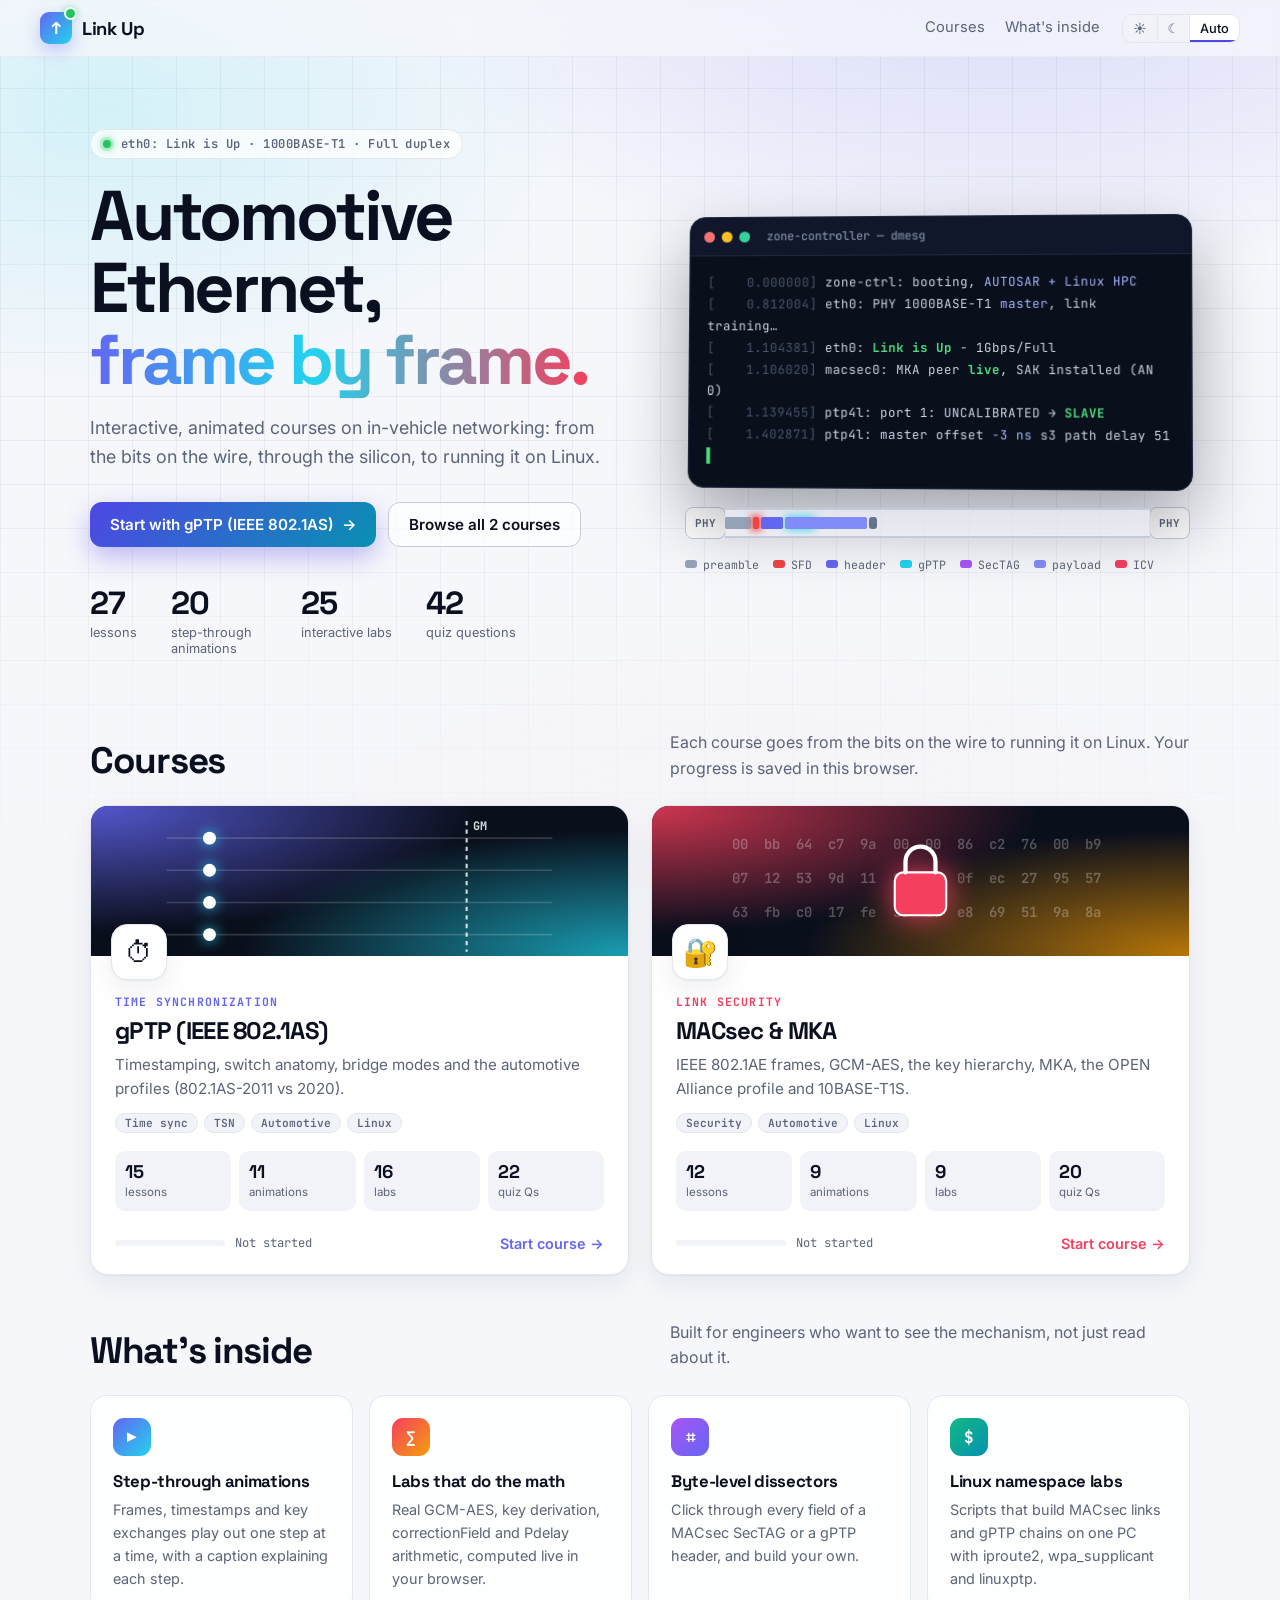
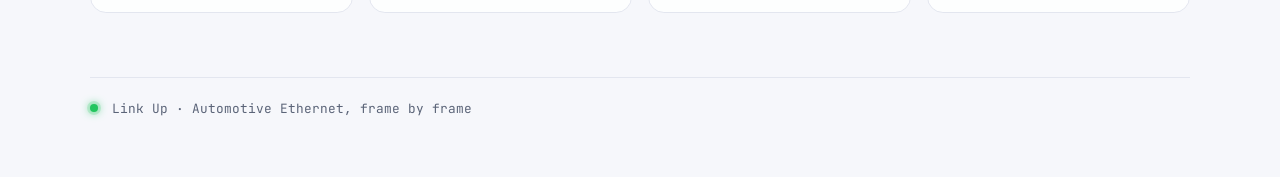
<file: docs/index.html>
<!doctype html>
<html lang="en">
<head>
  <meta charset="utf-8">
  <meta name="viewport" content="width=device-width, initial-scale=1">
  <title>Link Up · Automotive Ethernet, frame by frame</title>
  <meta name="description" content="Interactive, animated courses on in-vehicle networking: from the bits on the wire, through the silicon, to running it on Linux.">
  <link rel="preconnect" href="https://fonts.googleapis.com">
  <link rel="stylesheet" href="https://fonts.googleapis.com/css2?family=Space+Grotesk:wght@500;600;700&family=Inter:wght@400;500;600;700&family=JetBrains+Mono:wght@400;600;700&display=swap">
  <link rel="stylesheet" href="hub.css">
  <script>try { var t = localStorage.getItem('linkup-theme'); if (t) document.documentElement.setAttribute('data-theme', t); } catch (e) {}</script>
</head>
<body>
  <div class="bg" aria-hidden="true"></div>

  <header class="topbar">
    <a class="brand" href="./"><span class="logo"><span class="led"></span>↑</span>Link Up</a>
    <nav class="nav"><a href="#courses">Courses</a><a href="#inside">What's inside</a></nav>
    <div class="theme-switch" role="group" aria-label="Colour theme">
      <button type="button" data-t="light" title="Light">☀</button><button type="button" data-t="dark" title="Dark">☾</button><button type="button" data-t="auto" title="Follow system">Auto</button>
    </div>
  </header>

  <main>
    <section class="hero">
      <div class="hero-text">
        <div class="eyebrow"><span class="led"></span> eth0: Link is Up · 1000BASE-T1 · Full duplex</div>
        <h1>Automotive Ethernet,<br><span class="grad">frame by frame.</span></h1>
        <p class="lead">Interactive, animated courses on in-vehicle networking: from the bits on the wire, through the silicon, to running it on Linux.</p>
        <div class="cta">
          <a class="btn primary" href="gptp/">Start with gPTP (IEEE 802.1AS) <i>→</i></a>
          <a class="btn ghost" href="#courses">Browse all 2 courses</a>
        </div>
        <dl class="stats">
          <div><dt>27</dt><dd>lessons</dd></div>
          <div><dt>20</dt><dd>step-through animations</dd></div>
          <div><dt>25</dt><dd>interactive labs</dd></div>
          <div><dt>42</dt><dd>quiz questions</dd></div>
        </dl>
      </div>

      <div class="hero-visual">
        <div class="term">
          <div class="term-bar"><span></span><span></span><span></span><b>zone-controller — dmesg</b></div>
          <pre id="term" aria-label="Boot log of an automotive zone controller"></pre>
        </div>
        <div class="wire" aria-hidden="true">
          <div class="port l">PHY</div>
          <div class="cable">
            <div class="frames">
              <div class="fr"><i class="pre"></i><i class="sfd"></i><i class="hdr"></i><i class="sec"></i><i class="pay"></i><i class="icv"></i><i class="fcs"></i></div>
              <div class="fr f2"><i class="pre"></i><i class="sfd"></i><i class="hdr"></i><i class="ptp"></i><i class="fcs"></i></div>
              <div class="fr f3"><i class="pre"></i><i class="sfd"></i><i class="hdr"></i><i class="pay"></i><i class="pay"></i><i class="fcs"></i></div>
            </div>
          </div>
          <div class="port r">PHY</div>
        </div>
        <div class="legend" aria-hidden="true"><span><i class="pre"></i>preamble</span><span><i class="sfd"></i>SFD</span><span><i class="hdr"></i>header</span><span><i class="ptp"></i>gPTP</span><span><i class="sec"></i>SecTAG</span><span><i class="pay"></i>payload</span><span><i class="icv"></i>ICV</span></div>
      </div>
    </section>

    <section id="courses" class="section">
      <div class="sec-head">
        <h2>Courses</h2>
        <p>Each course goes from the bits on the wire to running it on Linux. Your progress is saved in this browser.</p>
      </div>
      <div class="grid">

      <a class="course" href="gptp/" data-key="gptp-course-v1" data-lessons="15"
         style="--ca:#6366f1;--cb:#22d3ee">
        <div class="art art-sync"><svg viewBox="0 0 400 140" aria-hidden="true"><line x1="20" y1="30" x2="380" y2="30" class="a-line"/><line x1="20" y1="60" x2="380" y2="60" class="a-line"/><line x1="20" y1="90" x2="380" y2="90" class="a-line"/><line x1="20" y1="120" x2="380" y2="120" class="a-line"/><circle cx="60" cy="30" r="6" class="a-dot d0"/><circle cx="60" cy="60" r="6" class="a-dot d1"/><circle cx="60" cy="90" r="6" class="a-dot d2"/><circle cx="60" cy="120" r="6" class="a-dot d3"/><line x1="300" y1="14" x2="300" y2="136" class="a-gm"/><text x="306" y="22" class="a-lbl">GM</text></svg><span class="c-icon">⏱</span></div>
        <div class="c-body">
          <div class="c-kicker">Time synchronization</div>
          <h3 class="c-title">gPTP (IEEE 802.1AS)</h3>
          <p class="c-sub">Timestamping, switch anatomy, bridge modes and the automotive profiles (802.1AS-2011 vs 2020).</p>
          <div class="c-tags"><span class="tag">Time sync</span><span class="tag">TSN</span><span class="tag">Automotive</span><span class="tag">Linux</span></div>
          <div class="c-stats"><span><b>15</b> lessons</span><span><b>11</b> animations</span><span><b>16</b> labs</span><span><b>22</b> quiz Qs</span></div>
          <div class="c-foot"><div class="c-prog"><div class="bar"><span></span></div><span class="pct">Not started</span></div><span class="go">Start course <i>→</i></span></div>
        </div>
      </a>

      <a class="course" href="macsec/" data-key="mka-course-v1" data-lessons="12"
         style="--ca:#f43f5e;--cb:#f59e0b">
        <div class="art art-crypto"><svg viewBox="0 0 400 140" aria-hidden="true"><g class="a-hex"><text x="24" y="40" class="hx">00</text><text x="54" y="40" class="hx">00</text><text x="84" y="40" class="hx">00</text><text x="114" y="40" class="hx">00</text><text x="144" y="40" class="hx">00</text><text x="174" y="40" class="hx">00</text><text x="204" y="40" class="hx">00</text><text x="234" y="40" class="hx">00</text><text x="264" y="40" class="hx">00</text><text x="294" y="40" class="hx">00</text><text x="324" y="40" class="hx">00</text><text x="354" y="40" class="hx">00</text><text x="24" y="72" class="hx">00</text><text x="54" y="72" class="hx">00</text><text x="84" y="72" class="hx">00</text><text x="114" y="72" class="hx">00</text><text x="144" y="72" class="hx">00</text><text x="174" y="72" class="hx">00</text><text x="204" y="72" class="hx">00</text><text x="234" y="72" class="hx">00</text><text x="264" y="72" class="hx">00</text><text x="294" y="72" class="hx">00</text><text x="324" y="72" class="hx">00</text><text x="354" y="72" class="hx">00</text><text x="24" y="104" class="hx">00</text><text x="54" y="104" class="hx">00</text><text x="84" y="104" class="hx">00</text><text x="114" y="104" class="hx">00</text><text x="144" y="104" class="hx">00</text><text x="174" y="104" class="hx">00</text><text x="204" y="104" class="hx">00</text><text x="234" y="104" class="hx">00</text><text x="264" y="104" class="hx">00</text><text x="294" y="104" class="hx">00</text><text x="324" y="104" class="hx">00</text><text x="354" y="104" class="hx">00</text></g><g class="a-lock"><rect x="176" y="62" width="48" height="40" rx="8"/><path d="M186,62 v-10 a14,14 0 0 1 28,0 v10" /></g></svg><span class="c-icon">🔐</span></div>
        <div class="c-body">
          <div class="c-kicker">Link security</div>
          <h3 class="c-title">MACsec &amp; MKA</h3>
          <p class="c-sub">IEEE 802.1AE frames, GCM-AES, the key hierarchy, MKA, the OPEN Alliance profile and 10BASE-T1S.</p>
          <div class="c-tags"><span class="tag">Security</span><span class="tag">Automotive</span><span class="tag">Linux</span></div>
          <div class="c-stats"><span><b>12</b> lessons</span><span><b>9</b> animations</span><span><b>9</b> labs</span><span><b>20</b> quiz Qs</span></div>
          <div class="c-foot"><div class="c-prog"><div class="bar"><span></span></div><span class="pct">Not started</span></div><span class="go">Start course <i>→</i></span></div>
        </div>
      </a>
      </div>
    </section>

    <section id="inside" class="section">
      <div class="sec-head"><h2>What's inside</h2><p>Built for engineers who want to see the mechanism, not just read about it.</p></div>
      <div class="features">
        <div class="feat"><span class="f-ic">▶</span><h3>Step-through animations</h3><p>Frames, timestamps and key exchanges play out one step at a time, with a caption explaining each step.</p></div>
        <div class="feat"><span class="f-ic">∑</span><h3>Labs that do the math</h3><p>Real GCM-AES, key derivation, correctionField and Pdelay arithmetic, computed live in your browser.</p></div>
        <div class="feat"><span class="f-ic">⌗</span><h3>Byte-level dissectors</h3><p>Click through every field of a MACsec SecTAG or a gPTP header, and build your own.</p></div>
        <div class="feat"><span class="f-ic">$</span><h3>Linux namespace labs</h3><p>Scripts that build MACsec links and gPTP chains on one PC with iproute2, wpa_supplicant and linuxptp.</p></div>
      </div>
    </section>

    <footer>
      <span><span class="led"></span> Link Up · Automotive Ethernet, frame by frame</span>
      <span></span>
    </footer>
  </main>

  <script>
  (function () {
    var root = document.documentElement;
    var reduce = window.matchMedia && matchMedia('(prefers-reduced-motion: reduce)').matches;

    // ---- theme ----
    var btns = document.querySelectorAll('[data-t]');
    function cur() { try { return localStorage.getItem('linkup-theme'); } catch (e) { return null; } }
    function paint() { var t = cur(); btns.forEach(function (b) { b.setAttribute('aria-pressed', String((b.dataset.t === 'auto' ? null : b.dataset.t) === t)); }); }
    btns.forEach(function (b) { b.addEventListener('click', function () {
      var t = b.dataset.t === 'auto' ? null : b.dataset.t;
      try { t ? localStorage.setItem('linkup-theme', t) : localStorage.removeItem('linkup-theme'); } catch (e) {}
      t ? root.setAttribute('data-theme', t) : root.removeAttribute('data-theme'); paint();
    }); });
    paint();

    // ---- progress per course (each course stores its own state) ----
    document.querySelectorAll('.course').forEach(function (c) {
      var n = +c.dataset.lessons || 0, done = 0;
      try { var s = JSON.parse(localStorage.getItem(c.dataset.key)) || {}; done = Object.keys(s.done || {}).length; } catch (e) {}
      if (!n || !done) return;
      var pct = Math.min(100, Math.round(100 * done / n));
      c.querySelector('.bar span').style.width = pct + '%';
      var p = c.querySelector('.pct'), go = c.querySelector('.go');
      if (pct >= 100) { p.textContent = '✓ Completed'; p.classList.add('done'); go.firstChild.nodeValue = 'Review '; }
      else { p.textContent = done + ' / ' + n + ' lessons'; go.firstChild.nodeValue = 'Continue '; }
    });

    // ---- boot log typewriter ----
    var lines = [
      ['[    0.000000]', ' zone-ctrl: booting, ', 'k', 'AUTOSAR + Linux HPC'],
      ['[    0.812004]', ' eth0: PHY 1000BASE-T1 ', 'k', 'master', ', link training…'],
      ['[    1.104381]', ' eth0: ', 'ok', 'Link is Up', ' - 1Gbps/Full'],
      ['[    1.106020]', ' macsec0: MKA peer ', 'ok', 'live', ', SAK installed (AN 0)'],
      ['[    1.139455]', ' ptp4l: port 1: UNCALIBRATED → ', 'ok', 'SLAVE'],
      ['[    1.402871]', ' ptp4l: master offset ', 'k', '-3 ns', ' s3 path delay 51'],
      ['[    1.403000]', ' ', 'ok', 'time base synchronized ✓', '']
    ];
    var term = document.getElementById('term');
    function esc(s) { return s.replace(/[&<>]/g, function (c) { return { '&': '&amp;', '<': '&lt;', '>': '&gt;' }[c]; }); }
    function render(l) { return '<span class="ts">' + l[0] + '</span>' + esc(l[1]) + '<span class="' + l[2] + '">' + esc(l[3]) + '</span>' + esc(l[4] || ''); }
    if (reduce) { term.innerHTML = lines.map(render).join('\n'); return; }
    var li = 0, ci = 0, html = '';
    function plain(l) { return l[0] + l[1] + l[3] + (l[4] || ''); }
    function tick() {
      if (li >= lines.length) { setTimeout(function () { li = 0; ci = 0; html = ''; tick(); }, 4200); return; }
      var full = plain(lines[li]);
      ci = Math.min(full.length, ci + (ci < lines[li][0].length ? full.length : 2));
      if (ci >= full.length) {
        html += render(lines[li]) + '\n'; li++; ci = 0;
        term.innerHTML = html + '<span class="cur">▌</span>';
        setTimeout(tick, li === 2 ? 650 : 260);
      } else {
        term.innerHTML = html + esc(full.slice(0, ci)) + '<span class="cur">▌</span>';
        setTimeout(tick, 16);
      }
    }
    tick();

    // ---- MACsec art: scrambling ciphertext ----
    var hx = document.querySelectorAll('.art-crypto .hx'), H = '0123456789abcdef';
    setInterval(function () {
      for (var i = 0; i < 6; i++) { var e = hx[(Math.random() * hx.length) | 0]; if (e) e.textContent = H[(Math.random() * 16) | 0] + H[(Math.random() * 16) | 0]; }
    }, 90);
  })();
  </script>
</body>
</html>
</file>
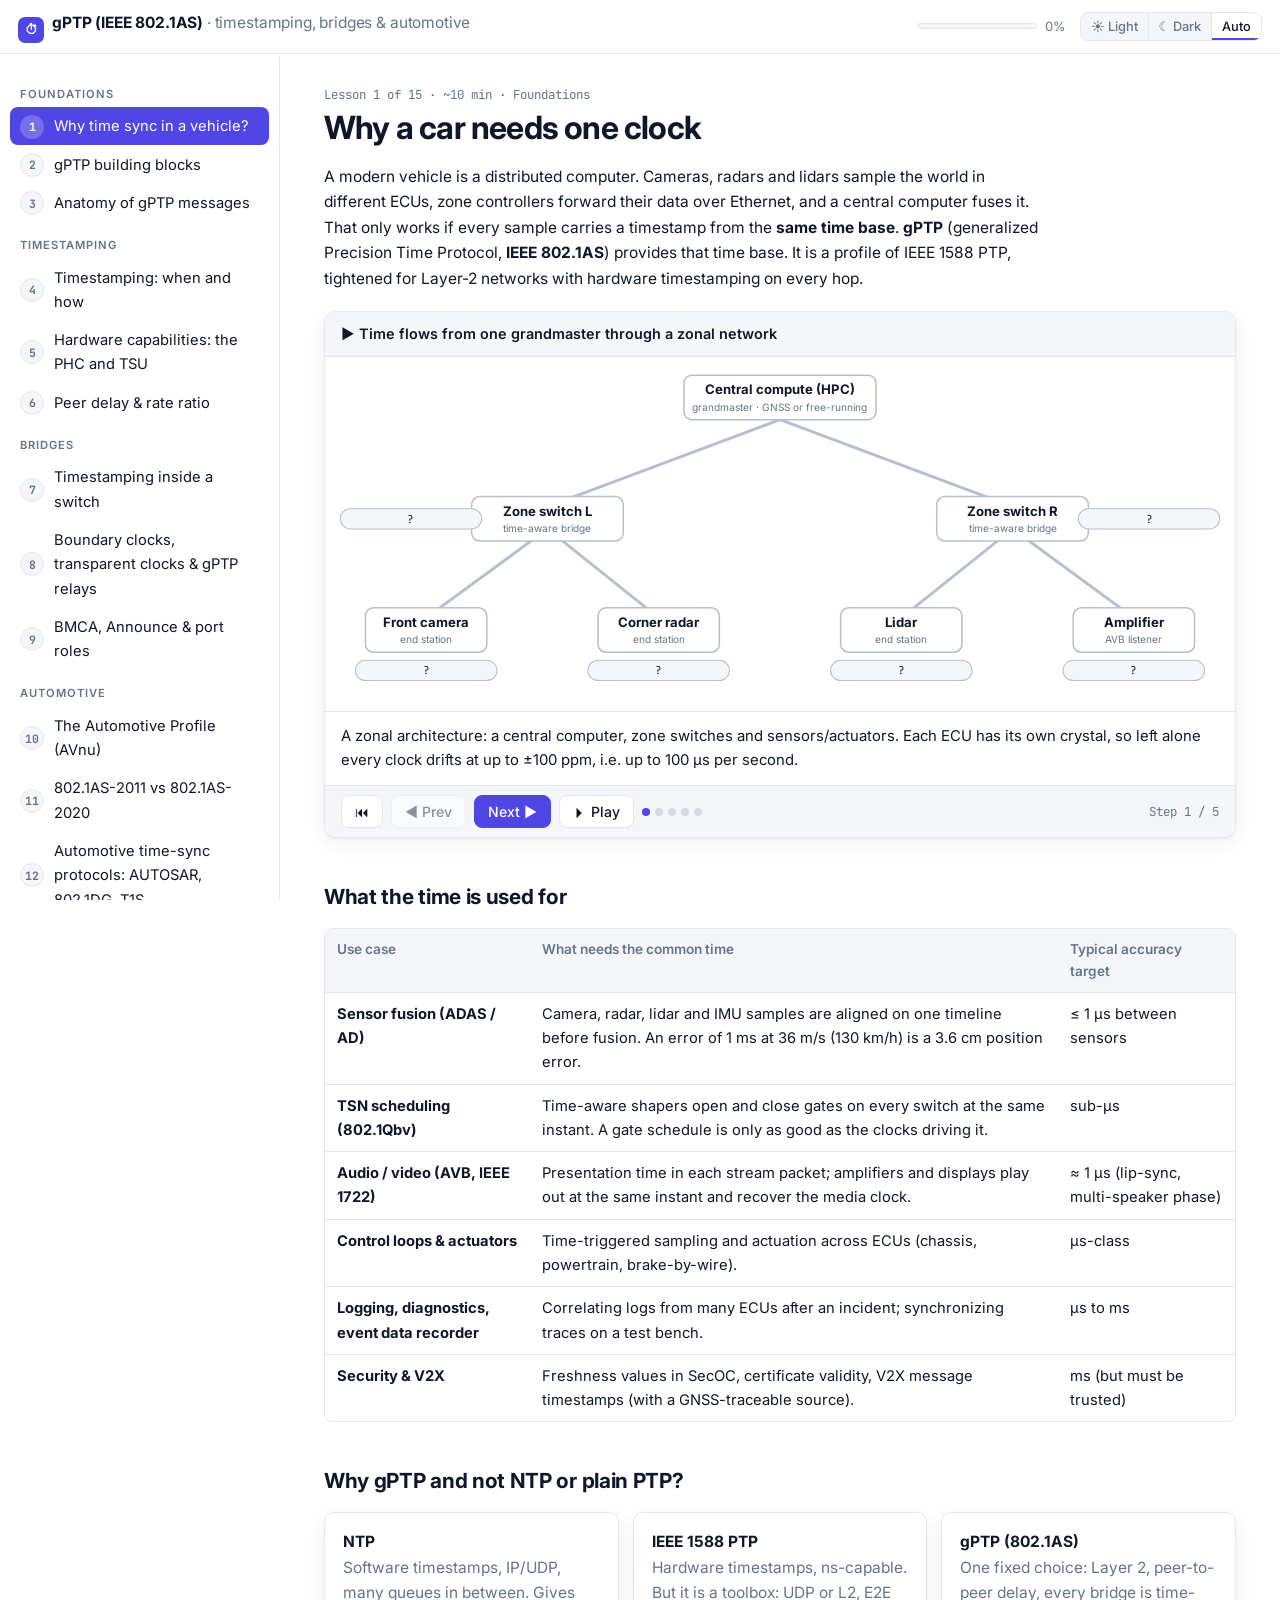
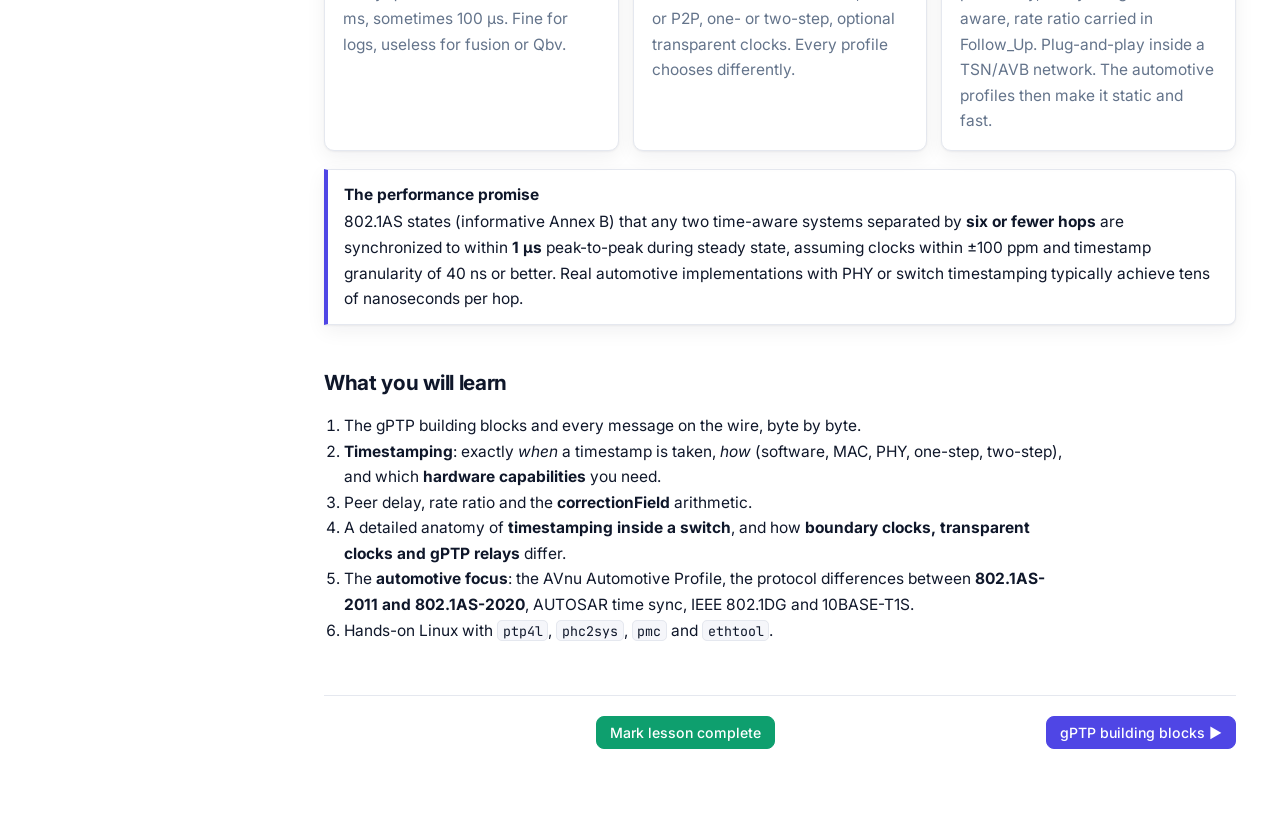
<file: courses/gptp/index.html>
<!doctype html>
<html lang="en">
<head>
  <meta charset="utf-8">
  <meta name="viewport" content="width=device-width, initial-scale=1">
  <title>gPTP Automotive Course</title>
  <!-- Fonts are optional: without internet the course falls back to system fonts. -->
  <link rel="preconnect" href="https://fonts.googleapis.com">
  <link rel="stylesheet" href="https://fonts.googleapis.com/css2?family=Inter:wght@400;500;600;700&family=JetBrains+Mono:wght@400;600;700&display=swap">
  <link rel="stylesheet" href="assets/css/style.css">
  <script>
    // Apply the saved theme before first paint to avoid a flash.
    try { var t = (JSON.parse(localStorage.getItem('gptp-course-v1')) || {}).theme; if (t) document.documentElement.setAttribute('data-theme', t); } catch (e) {}
  </script>
</head>
<body>
  <header class="topbar">
    <button id="menuBtn" class="icon-btn" aria-label="Toggle lesson menu">☰</button>
    <div class="brand"><span class="logo">⏱</span>gPTP (IEEE 802.1AS) <span class="muted">· timestamping, bridges &amp; automotive</span></div>
    <div class="progress-wrap" title="Course progress">
      <div class="progress"><div id="progressBar"></div></div>
      <span id="progressText">0%</span>
    </div>
    <div class="theme-switch" role="group" aria-label="Colour theme">
      <button type="button" data-theme-set="light" aria-pressed="false">☀ Light</button>
      <button type="button" data-theme-set="dark" aria-pressed="false">☾ Dark</button>
      <button type="button" data-theme-set="auto" aria-pressed="false">Auto</button>
    </div>
  </header>

  <div class="layout">
    <nav id="sidebar" class="sidebar" aria-label="Lessons"></nav>
    <main id="content" class="content" tabindex="-1"></main>
  </div>

  <!-- Core -->
  <script src="assets/js/ptpmath.js"></script>
  <script src="assets/js/engine.js"></script>
  <!-- Lessons (order here = order in the course) -->
  <script src="assets/js/lessons/01-intro.js"></script>
  <script src="assets/js/lessons/02-basics.js"></script>
  <script src="assets/js/lessons/03-messages.js"></script>
  <script src="assets/js/lessons/04-timestamping.js"></script>
  <script src="assets/js/lessons/05-hw-capabilities.js"></script>
  <script src="assets/js/lessons/06-pdelay.js"></script>
  <script src="assets/js/lessons/07-switch-anatomy.js"></script>
  <script src="assets/js/lessons/08-bridge-modes.js"></script>
  <script src="assets/js/lessons/09-bmca.js"></script>
  <script src="assets/js/lessons/10-auto-profile.js"></script>
  <script src="assets/js/lessons/11-as2011-vs-2020.js"></script>
  <script src="assets/js/lessons/12-auto-ecosystem.js"></script>
  <script src="assets/js/lessons/13-linux.js"></script>
  <script src="assets/js/lessons/14-quiz.js"></script>
  <script src="assets/js/lessons/15-glossary.js"></script>
  <script>Course.start();</script>
</body>
</html>
</file>
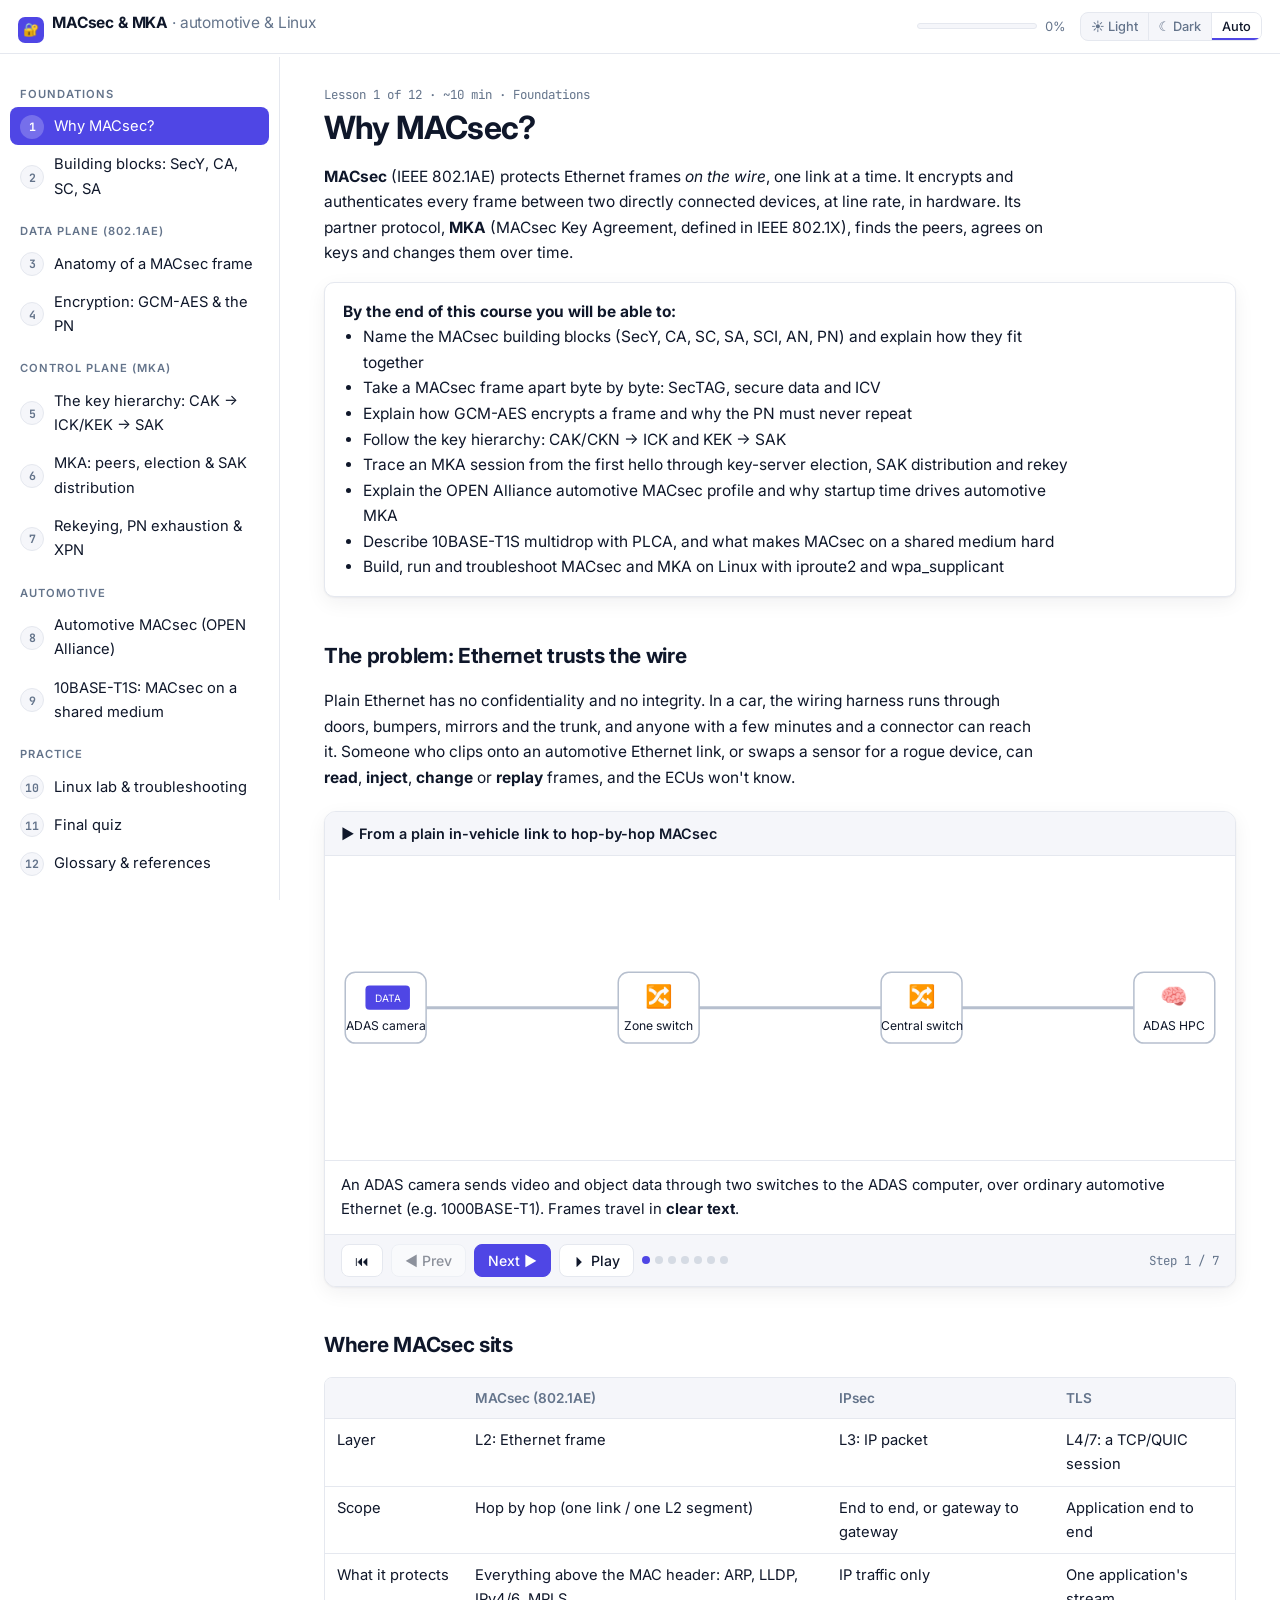
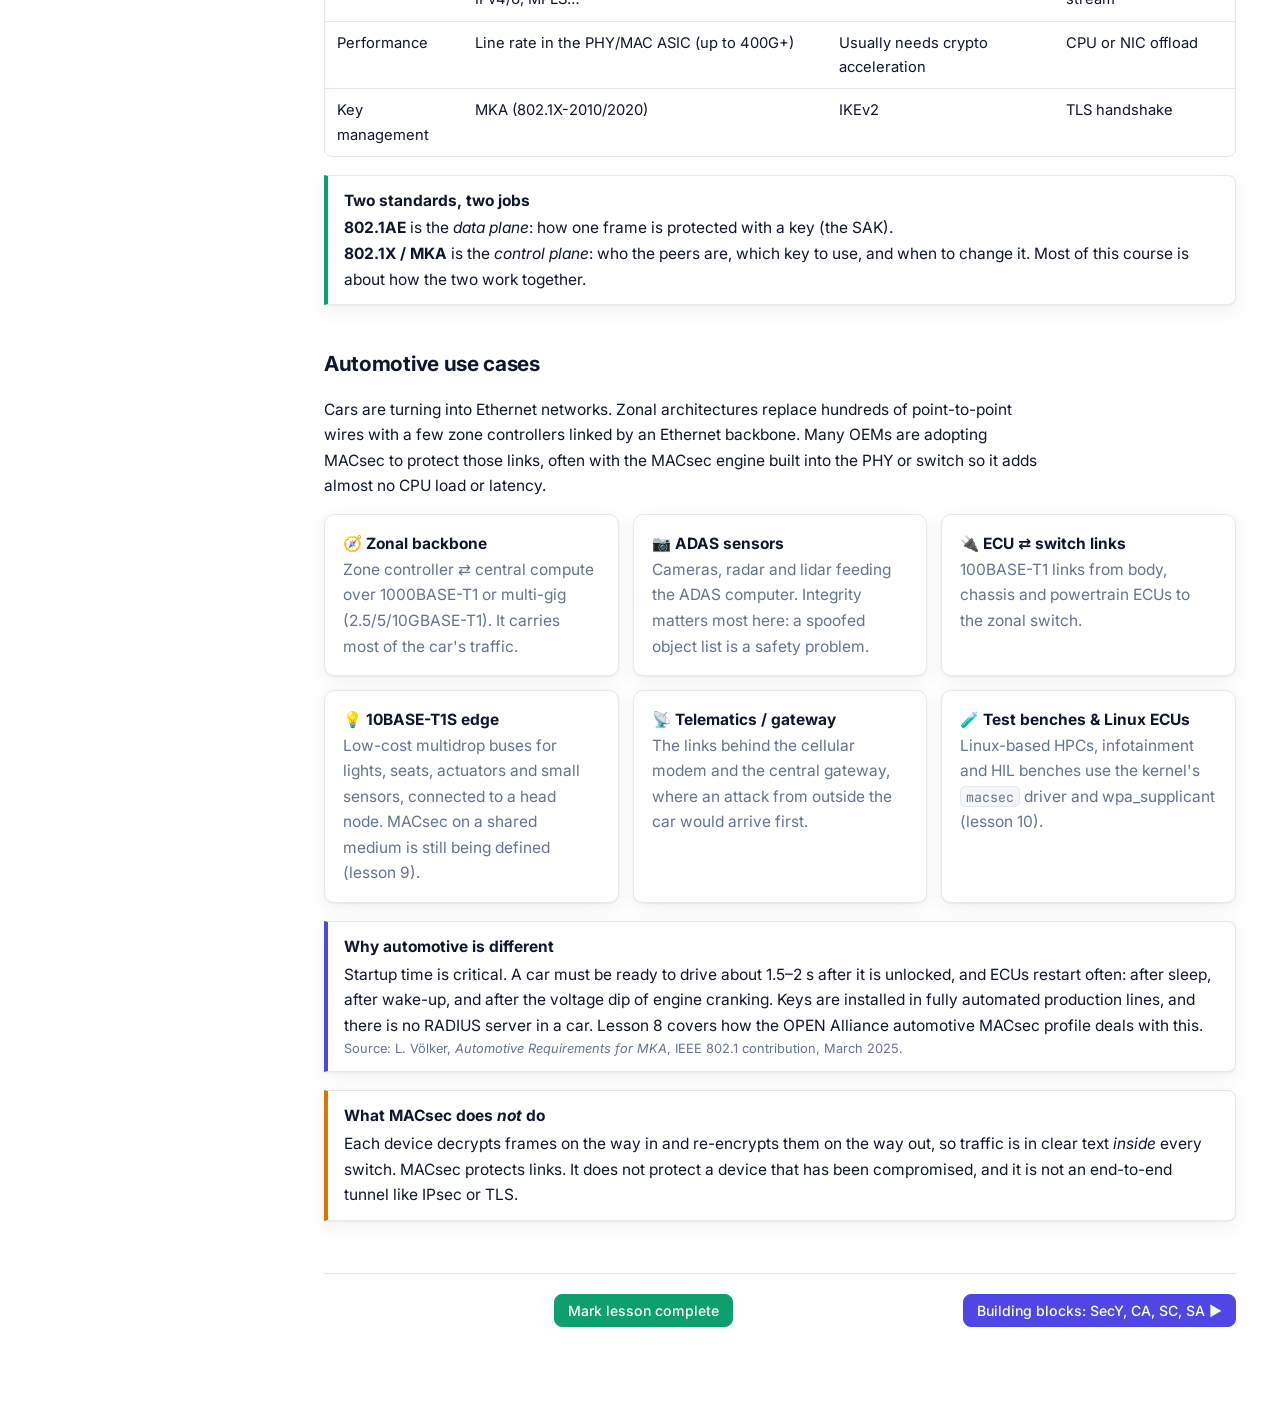
<file: courses/macsec/index.html>
<!doctype html>
<html lang="en">
<head>
  <meta charset="utf-8">
  <meta name="viewport" content="width=device-width, initial-scale=1">
  <title>MACsec & MKA Course</title>
  <!-- Fonts are optional: without internet the course falls back to system fonts. -->
  <link rel="preconnect" href="https://fonts.googleapis.com">
  <link rel="stylesheet" href="https://fonts.googleapis.com/css2?family=Inter:wght@400;500;600;700&family=JetBrains+Mono:wght@400;600;700&display=swap">
  <link rel="stylesheet" href="assets/css/style.css">
  <script>
    // Apply the saved theme before first paint to avoid a flash.
    try { var t = (JSON.parse(localStorage.getItem('mka-course-v1')) || {}).theme; if (t) document.documentElement.setAttribute('data-theme', t); } catch (e) {}
  </script>
</head>
<body>
  <header class="topbar">
    <button id="menuBtn" class="icon-btn" aria-label="Toggle lesson menu">☰</button>
    <div class="brand"><span class="logo">🔐</span>MACsec &amp; MKA <span class="muted">· automotive &amp; Linux</span></div>
    <div class="progress-wrap" title="Course progress">
      <div class="progress"><div id="progressBar"></div></div>
      <span id="progressText">0%</span>
    </div>
    <div class="theme-switch" role="group" aria-label="Colour theme">
      <button type="button" data-theme-set="light" aria-pressed="false">☀ Light</button>
      <button type="button" data-theme-set="dark" aria-pressed="false">☾ Dark</button>
      <button type="button" data-theme-set="auto" aria-pressed="false">Auto</button>
    </div>
  </header>

  <div class="layout">
    <nav id="sidebar" class="sidebar" aria-label="Lessons"></nav>
    <main id="content" class="content" tabindex="-1"></main>
  </div>

  <!-- Core -->
  <script src="assets/js/crypto.js"></script>
  <script src="assets/js/engine.js"></script>
  <!-- Lessons (order here = order in the course) -->
  <script src="assets/js/lessons/01-intro.js"></script>
  <script src="assets/js/lessons/02-building-blocks.js"></script>
  <script src="assets/js/lessons/03-frame-format.js"></script>
  <script src="assets/js/lessons/04-aes-gcm.js"></script>
  <script src="assets/js/lessons/05-key-hierarchy.js"></script>
  <script src="assets/js/lessons/06-mka-protocol.js"></script>
  <script src="assets/js/lessons/07-lifecycle.js"></script>
  <script src="assets/js/lessons/08-automotive.js"></script>
  <script src="assets/js/lessons/09-t1s.js"></script>
  <script src="assets/js/lessons/10-linux.js"></script>
  <script src="assets/js/lessons/11-quiz.js"></script>
  <script src="assets/js/lessons/12-glossary.js"></script>
  <script>Course.start();</script>
</body>
</html>
</file>
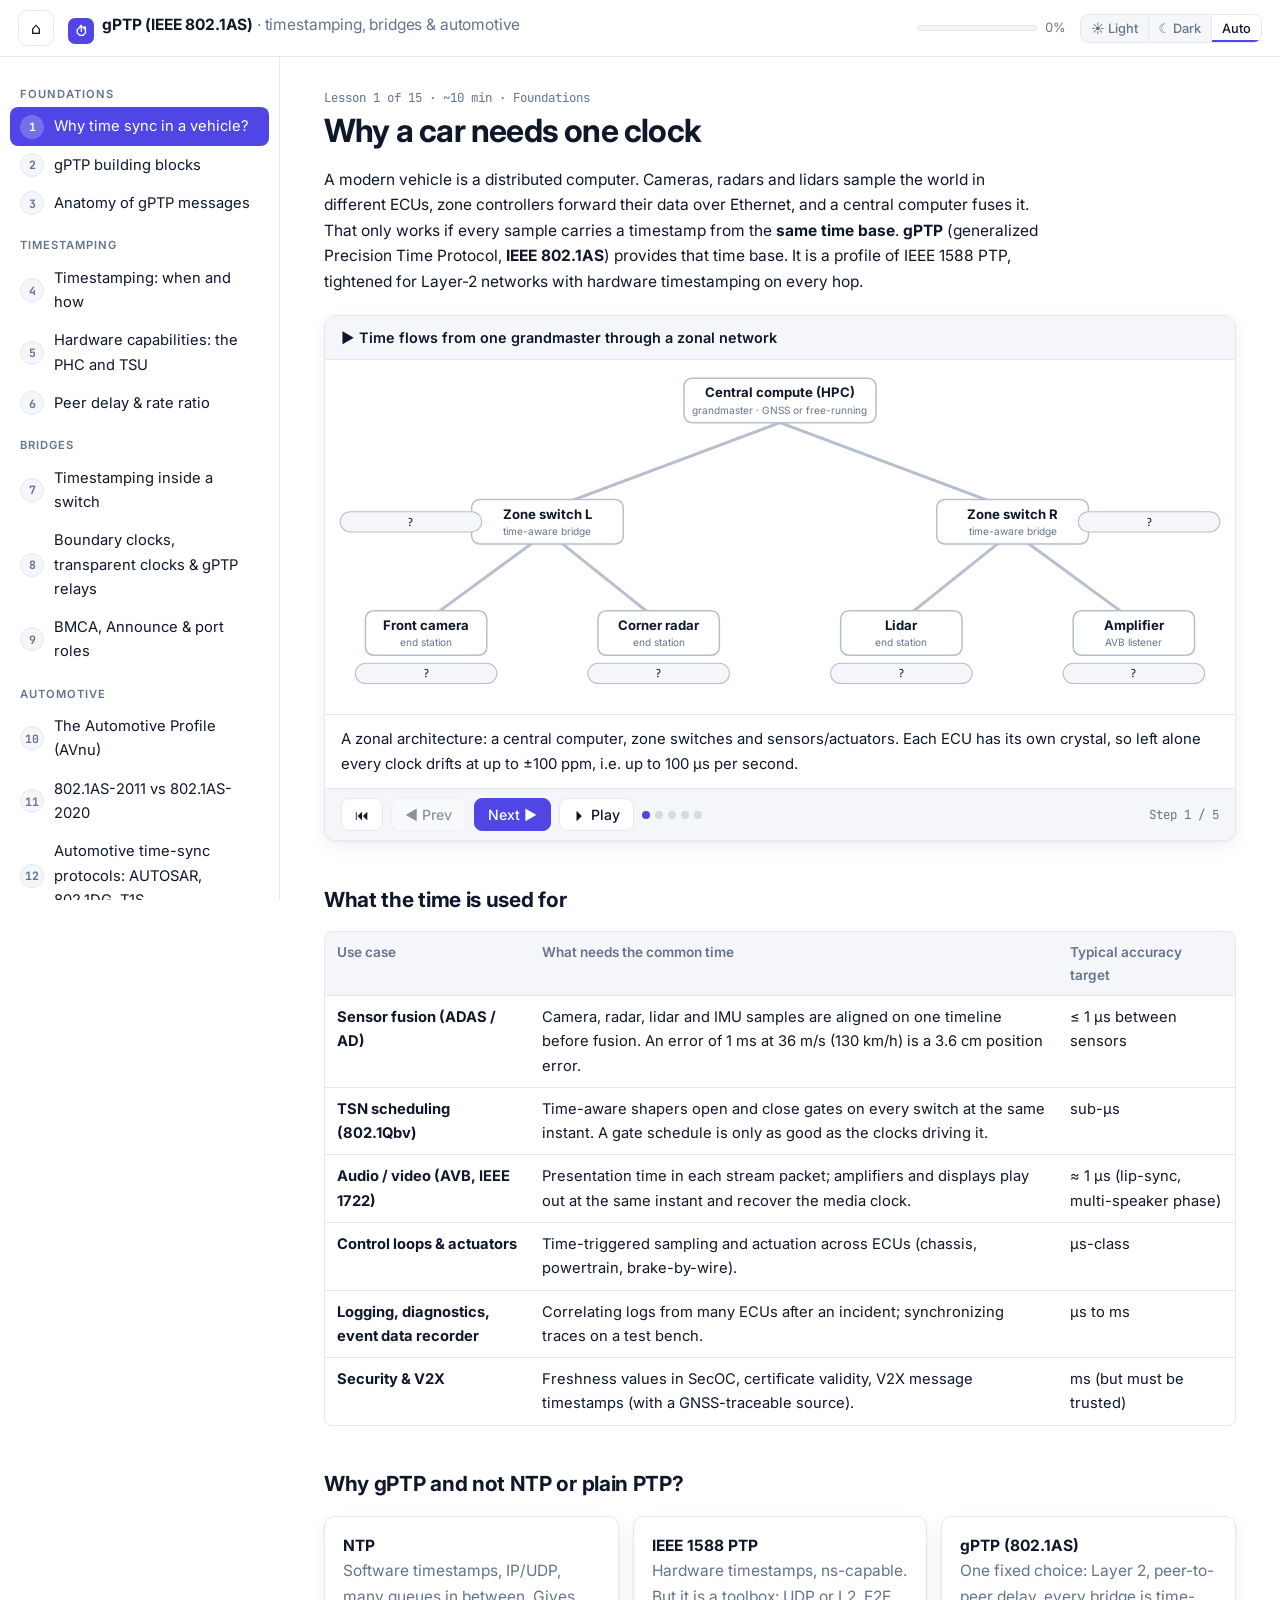
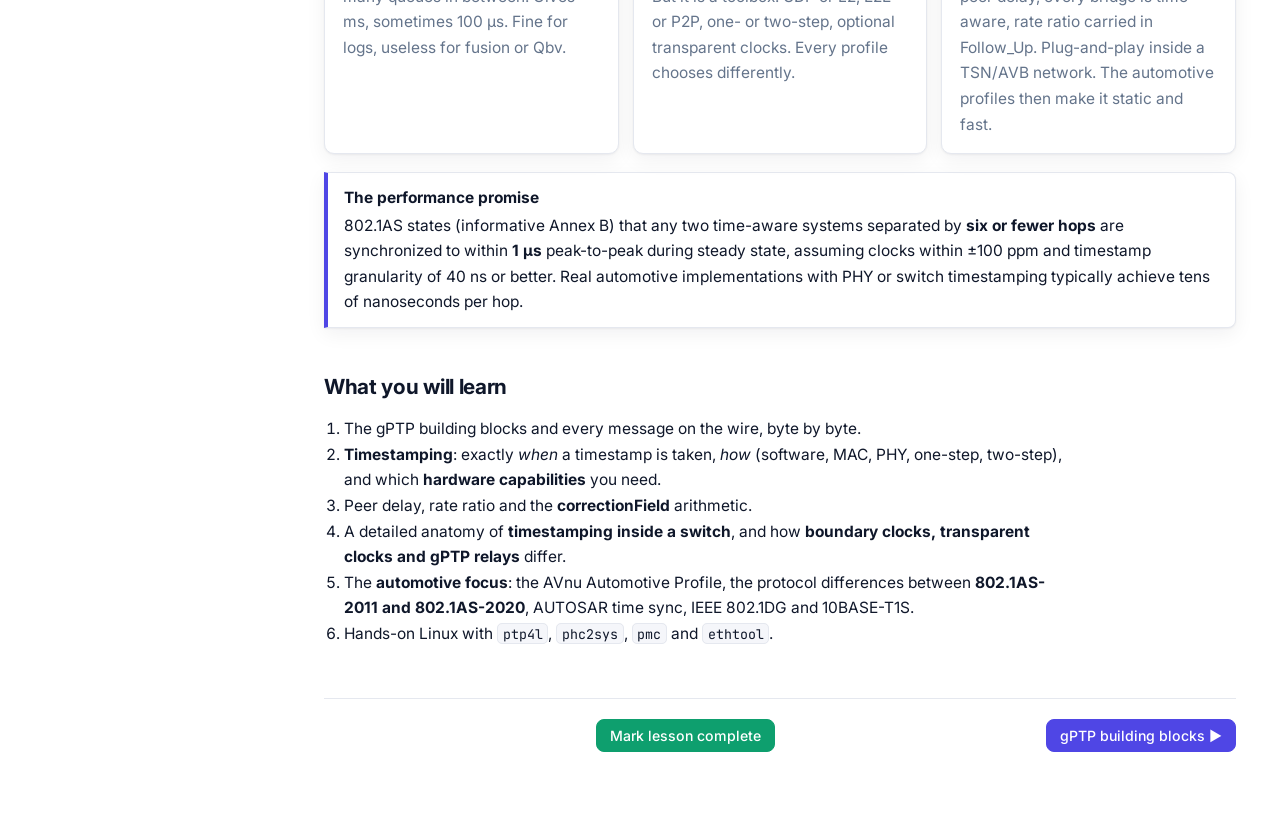
<file: docs/gptp/index.html>
<!doctype html>
<html lang="en">
<head>
  <meta charset="utf-8">
  <meta name="viewport" content="width=device-width, initial-scale=1">
  <title>gPTP Automotive Course</title>
  <!-- Fonts are optional: without internet the course falls back to system fonts. -->
  <link rel="preconnect" href="https://fonts.googleapis.com">
  <link rel="stylesheet" href="https://fonts.googleapis.com/css2?family=Inter:wght@400;500;600;700&family=JetBrains+Mono:wght@400;600;700&display=swap">
  <link rel="stylesheet" href="assets/css/style.css">
  <script>
    // Apply the saved theme before first paint to avoid a flash.
    try { var t = (JSON.parse(localStorage.getItem('gptp-course-v1')) || {}).theme; if (t) document.documentElement.setAttribute('data-theme', t); } catch (e) {}
  </script>
</head>
<body>
  <header class="topbar">
    <button id="menuBtn" class="icon-btn" aria-label="Toggle lesson menu">☰</button>
    <a class="icon-btn" href="../" title="All courses" aria-label="All courses" style="display:inline-grid;place-items:center;text-decoration:none">⌂</a>
    <div class="brand"><span class="logo">⏱</span>gPTP (IEEE 802.1AS) <span class="muted">· timestamping, bridges &amp; automotive</span></div>
    <div class="progress-wrap" title="Course progress">
      <div class="progress"><div id="progressBar"></div></div>
      <span id="progressText">0%</span>
    </div>
    <div class="theme-switch" role="group" aria-label="Colour theme">
      <button type="button" data-theme-set="light" aria-pressed="false">☀ Light</button>
      <button type="button" data-theme-set="dark" aria-pressed="false">☾ Dark</button>
      <button type="button" data-theme-set="auto" aria-pressed="false">Auto</button>
    </div>
  </header>

  <div class="layout">
    <nav id="sidebar" class="sidebar" aria-label="Lessons"></nav>
    <main id="content" class="content" tabindex="-1"></main>
  </div>

  <!-- Core -->
  <script src="assets/js/ptpmath.js"></script>
  <script src="assets/js/engine.js"></script>
  <!-- Lessons (order here = order in the course) -->
  <script src="assets/js/lessons/01-intro.js"></script>
  <script src="assets/js/lessons/02-basics.js"></script>
  <script src="assets/js/lessons/03-messages.js"></script>
  <script src="assets/js/lessons/04-timestamping.js"></script>
  <script src="assets/js/lessons/05-hw-capabilities.js"></script>
  <script src="assets/js/lessons/06-pdelay.js"></script>
  <script src="assets/js/lessons/07-switch-anatomy.js"></script>
  <script src="assets/js/lessons/08-bridge-modes.js"></script>
  <script src="assets/js/lessons/09-bmca.js"></script>
  <script src="assets/js/lessons/10-auto-profile.js"></script>
  <script src="assets/js/lessons/11-as2011-vs-2020.js"></script>
  <script src="assets/js/lessons/12-auto-ecosystem.js"></script>
  <script src="assets/js/lessons/13-linux.js"></script>
  <script src="assets/js/lessons/14-quiz.js"></script>
  <script src="assets/js/lessons/15-glossary.js"></script>
  <script>Course.start();</script>
</body>
</html>
</file>
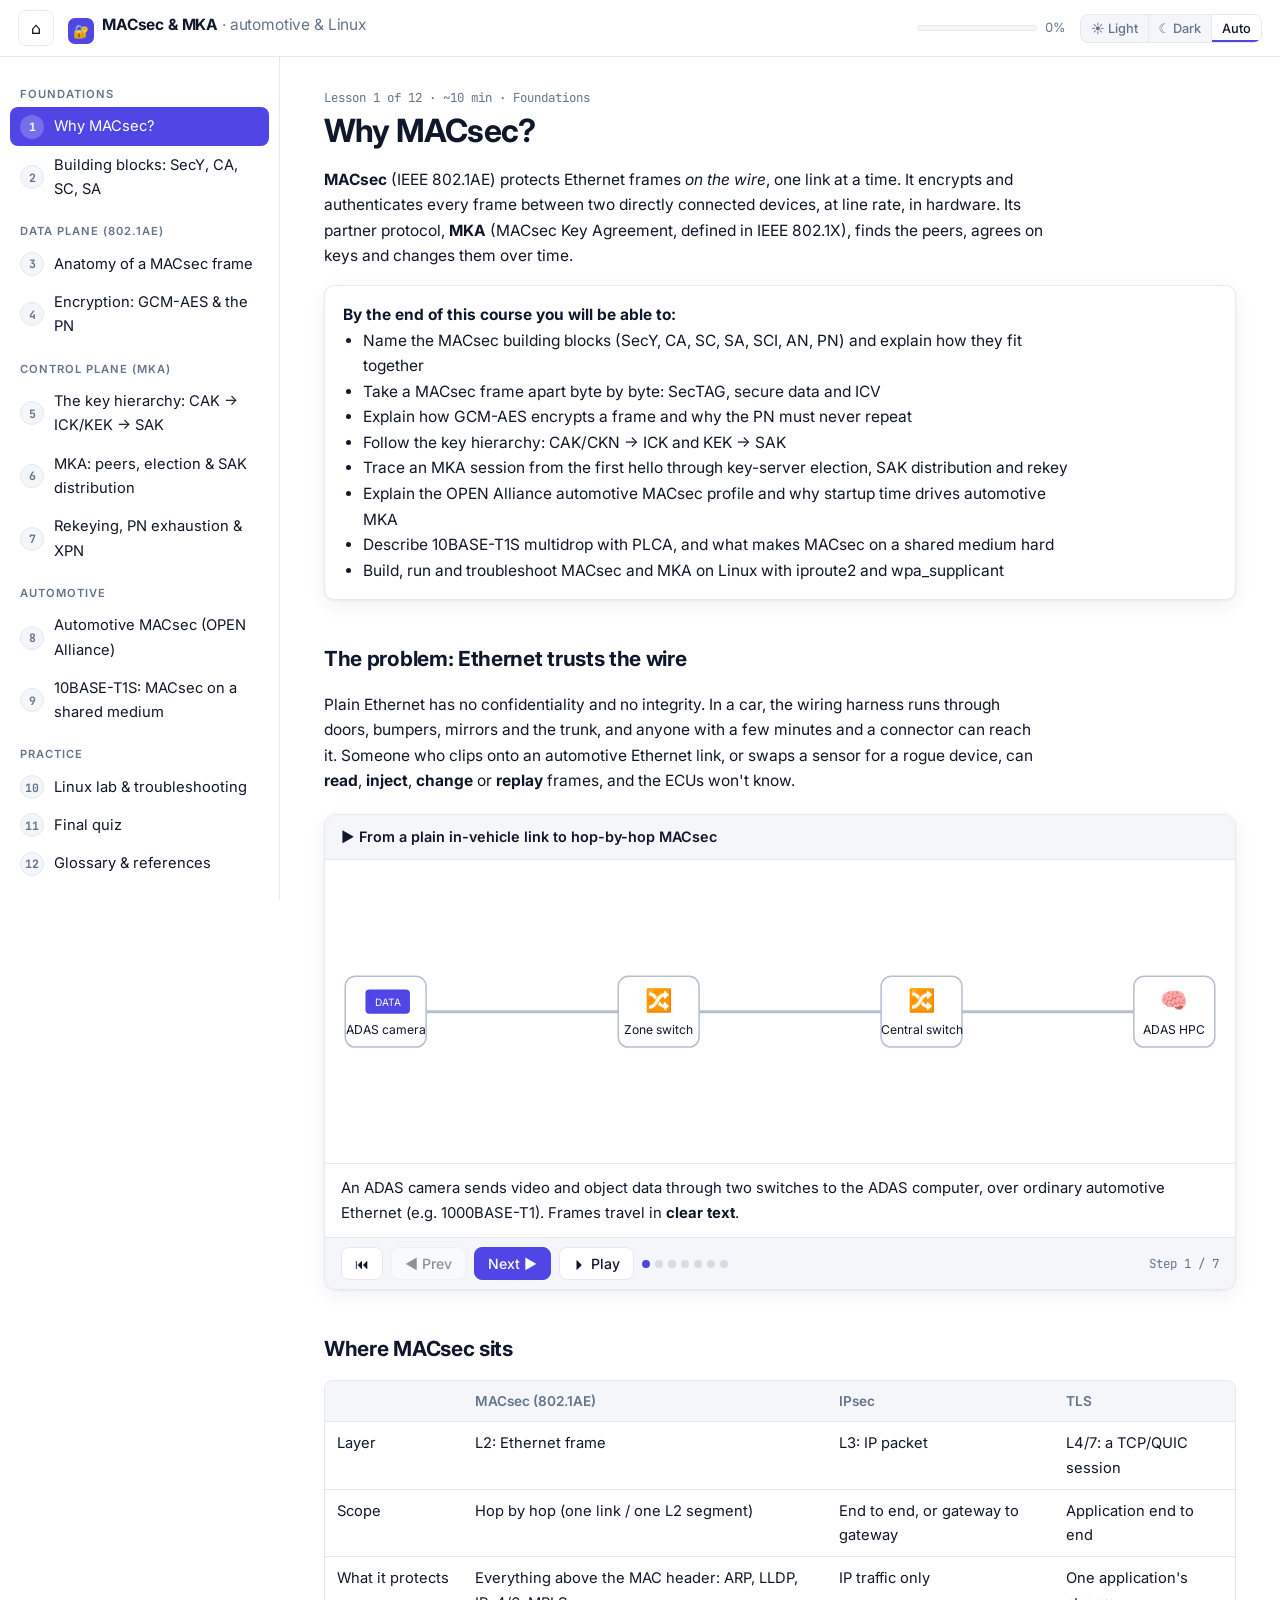
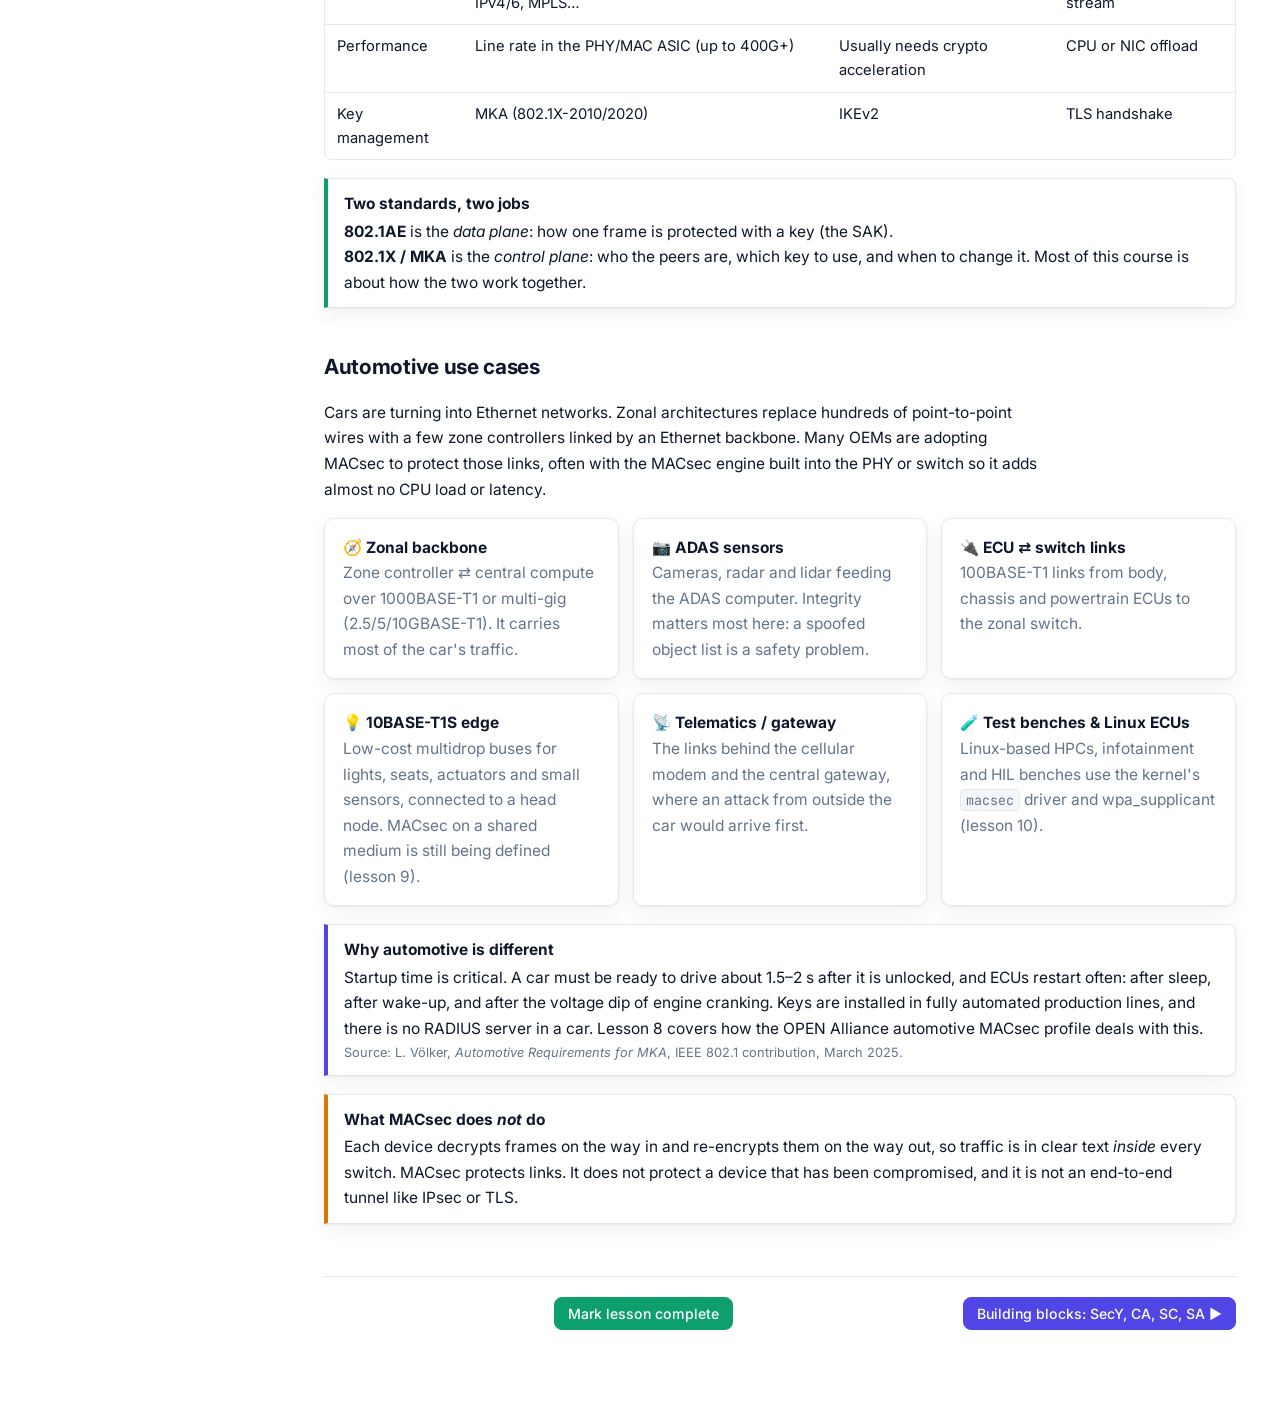
<file: docs/macsec/index.html>
<!doctype html>
<html lang="en">
<head>
  <meta charset="utf-8">
  <meta name="viewport" content="width=device-width, initial-scale=1">
  <title>MACsec & MKA Course</title>
  <!-- Fonts are optional: without internet the course falls back to system fonts. -->
  <link rel="preconnect" href="https://fonts.googleapis.com">
  <link rel="stylesheet" href="https://fonts.googleapis.com/css2?family=Inter:wght@400;500;600;700&family=JetBrains+Mono:wght@400;600;700&display=swap">
  <link rel="stylesheet" href="assets/css/style.css">
  <script>
    // Apply the saved theme before first paint to avoid a flash.
    try { var t = (JSON.parse(localStorage.getItem('mka-course-v1')) || {}).theme; if (t) document.documentElement.setAttribute('data-theme', t); } catch (e) {}
  </script>
</head>
<body>
  <header class="topbar">
    <button id="menuBtn" class="icon-btn" aria-label="Toggle lesson menu">☰</button>
    <a class="icon-btn" href="../" title="All courses" aria-label="All courses" style="display:inline-grid;place-items:center;text-decoration:none">⌂</a>
    <div class="brand"><span class="logo">🔐</span>MACsec &amp; MKA <span class="muted">· automotive &amp; Linux</span></div>
    <div class="progress-wrap" title="Course progress">
      <div class="progress"><div id="progressBar"></div></div>
      <span id="progressText">0%</span>
    </div>
    <div class="theme-switch" role="group" aria-label="Colour theme">
      <button type="button" data-theme-set="light" aria-pressed="false">☀ Light</button>
      <button type="button" data-theme-set="dark" aria-pressed="false">☾ Dark</button>
      <button type="button" data-theme-set="auto" aria-pressed="false">Auto</button>
    </div>
  </header>

  <div class="layout">
    <nav id="sidebar" class="sidebar" aria-label="Lessons"></nav>
    <main id="content" class="content" tabindex="-1"></main>
  </div>

  <!-- Core -->
  <script src="assets/js/crypto.js"></script>
  <script src="assets/js/engine.js"></script>
  <!-- Lessons (order here = order in the course) -->
  <script src="assets/js/lessons/01-intro.js"></script>
  <script src="assets/js/lessons/02-building-blocks.js"></script>
  <script src="assets/js/lessons/03-frame-format.js"></script>
  <script src="assets/js/lessons/04-aes-gcm.js"></script>
  <script src="assets/js/lessons/05-key-hierarchy.js"></script>
  <script src="assets/js/lessons/06-mka-protocol.js"></script>
  <script src="assets/js/lessons/07-lifecycle.js"></script>
  <script src="assets/js/lessons/08-automotive.js"></script>
  <script src="assets/js/lessons/09-t1s.js"></script>
  <script src="assets/js/lessons/10-linux.js"></script>
  <script src="assets/js/lessons/11-quiz.js"></script>
  <script src="assets/js/lessons/12-glossary.js"></script>
  <script>Course.start();</script>
</body>
</html>
</file>
<file: docs/hub.css>
/* Link Up landing page. Same token family as the courses, with a bolder hero. */
:root {
  --f-display: "Space Grotesk", "Inter", system-ui, sans-serif;
  --f-body: "Inter", system-ui, -apple-system, "Segoe UI", Roboto, Ubuntu, sans-serif;
  --f-mono: "JetBrains Mono", ui-monospace, Menlo, Consolas, monospace;
  --radius: 14px;

  --bg: #f6f7fb; --panel: #ffffff; --panel-2: #f1f3f9; --text: #0b1020; --muted: #5b6478;
  --border: #e3e6ef; --border-2: #c3cad9;
  --accent: #4f46e5; --accent-2: #0e9f6e; --cyan: #0891b2; --on-accent: #ffffff;
  --glow-1: rgba(99, 102, 241, .22); --glow-2: rgba(34, 211, 238, .16); --glow-3: rgba(244, 63, 94, .10);
  --grid: rgba(15, 23, 42, .05);
  --shadow: 0 1px 2px rgba(15,23,42,.05), 0 10px 30px rgba(15,23,42,.07);
  --shadow-hover: 0 2px 6px rgba(15,23,42,.08), 0 24px 48px rgba(15,23,42,.14);
  --led: #22c55e;
  /* frame field colours (match the courses) */
  --fr-pre: #94a3b8; --fr-sfd: #ef4444; --fr-hdr: #6366f1; --fr-ptp: #22d3ee; --fr-sec: #a855f7; --fr-pay: #818cf8; --fr-icv: #f43f5e; --fr-fcs: #64748b;
}
@media (prefers-color-scheme: dark) {
  :root:not([data-theme="light"]) {
    --bg: #070a13; --panel: #0e1322; --panel-2: #151c2f; --text: #e8ecf5; --muted: #98a3bb;
    --border: #1e263a; --border-2: #34405c; --accent: #818cf8; --accent-2: #34d399; --cyan: #22d3ee; --on-accent: #070a13;
    --glow-1: rgba(99, 102, 241, .30); --glow-2: rgba(34, 211, 238, .16); --glow-3: rgba(244, 63, 94, .14);
    --grid: rgba(148, 163, 184, .06);
    --shadow: 0 1px 2px rgba(0,0,0,.4), 0 10px 30px rgba(0,0,0,.35);
    --shadow-hover: 0 2px 6px rgba(0,0,0,.5), 0 24px 56px rgba(0,0,0,.55);
    color-scheme: dark;
  }
}
:root[data-theme="dark"] {
  --bg: #070a13; --panel: #0e1322; --panel-2: #151c2f; --text: #e8ecf5; --muted: #98a3bb;
  --border: #1e263a; --border-2: #34405c; --accent: #818cf8; --accent-2: #34d399; --cyan: #22d3ee; --on-accent: #070a13;
  --glow-1: rgba(99, 102, 241, .30); --glow-2: rgba(34, 211, 238, .16); --glow-3: rgba(244, 63, 94, .14);
  --grid: rgba(148, 163, 184, .06);
  --shadow: 0 1px 2px rgba(0,0,0,.4), 0 10px 30px rgba(0,0,0,.35);
  --shadow-hover: 0 2px 6px rgba(0,0,0,.5), 0 24px 56px rgba(0,0,0,.55);
  color-scheme: dark;
}

* { box-sizing: border-box; }
html { scroll-behavior: smooth; }
html, body { margin: 0; }
body { background: var(--bg); color: var(--text); font: 16px/1.6 var(--f-body); -webkit-font-smoothing: antialiased; min-height: 100vh; overflow-x: hidden; }
a { color: inherit; }
:focus-visible { outline: 2px solid var(--accent); outline-offset: 3px; border-radius: 6px; }

/* background: grid + glows */
.bg { position: fixed; inset: 0; z-index: -1; pointer-events: none;
  background:
    radial-gradient(900px 520px at 78% -8%, var(--glow-1), transparent 70%),
    radial-gradient(700px 420px at 8% 12%, var(--glow-2), transparent 70%),
    radial-gradient(800px 500px at 60% 110%, var(--glow-3), transparent 70%),
    linear-gradient(var(--grid) 1px, transparent 1px) 0 0 / 44px 44px,
    linear-gradient(90deg, var(--grid) 1px, transparent 1px) 0 0 / 44px 44px;
  mask-image: linear-gradient(to bottom, #000 0%, #000 55%, transparent 100%); -webkit-mask-image: linear-gradient(to bottom, #000 0%, #000 55%, transparent 100%); }

/* LED */
.led { display: inline-block; width: 8px; height: 8px; border-radius: 50%; background: var(--led); box-shadow: 0 0 0 3px rgba(34,197,94,.18), 0 0 10px var(--led); animation: blink 2.4s infinite; vertical-align: 1px; }
@keyframes blink { 0%, 86%, 100% { opacity: 1; } 90% { opacity: .25; } 94% { opacity: 1; } 97% { opacity: .35; } }

/* top bar */
.topbar { position: sticky; top: 0; z-index: 10; display: flex; align-items: center; gap: 22px; padding: 12px clamp(16px, 4vw, 40px);
  background: color-mix(in srgb, var(--bg) 72%, transparent); backdrop-filter: blur(12px); -webkit-backdrop-filter: blur(12px); border-bottom: 1px solid color-mix(in srgb, var(--border) 70%, transparent); }
.brand { display: inline-flex; align-items: center; gap: 10px; font: 700 1.15rem var(--f-display); letter-spacing: -.02em; text-decoration: none; }
.logo { position: relative; display: inline-grid; place-items: center; width: 32px; height: 32px; border-radius: 9px; font-size: 17px; font-weight: 700;
  color: #fff; background: linear-gradient(135deg, #6366f1, #22d3ee); box-shadow: 0 6px 18px rgba(99,102,241,.35); }
.logo .led { position: absolute; right: -3px; top: -3px; width: 9px; height: 9px; box-shadow: 0 0 0 2px var(--bg), 0 0 8px var(--led); }
.nav { display: flex; gap: 20px; margin-left: auto; font-size: .92rem; }
.nav a { text-decoration: none; color: var(--muted); }
.nav a:hover { color: var(--text); }
.theme-switch { display: inline-flex; border: 1px solid var(--border); border-radius: 10px; overflow: hidden; background: var(--panel-2); }
.theme-switch button { font: 500 .8rem var(--f-body); padding: 6px 10px; border: 0; background: none; color: var(--muted); cursor: pointer; }
.theme-switch button + button { border-left: 1px solid var(--border); }
.theme-switch button[aria-pressed="true"] { background: var(--panel); color: var(--text); box-shadow: inset 0 -2px 0 var(--accent); }

main { max-width: 1180px; margin: 0 auto; padding: 0 clamp(16px, 4vw, 40px) 60px; }

/* hero */
.hero { display: grid; grid-template-columns: 1.05fr 1fr; gap: clamp(28px, 5vw, 64px); align-items: center; padding: clamp(44px, 8vh, 96px) 0 clamp(16px, 3vh, 32px); }
.eyebrow { display: inline-flex; align-items: center; gap: 10px; font: 600 .76rem var(--f-mono); letter-spacing: .04em; color: var(--muted);
  padding: 6px 12px; border: 1px solid var(--border); border-radius: 99px; background: color-mix(in srgb, var(--panel) 75%, transparent); }
h1 { font: 700 clamp(2.5rem, 5.6vw, 4.4rem)/1.02 var(--f-display); letter-spacing: -.045em; margin: 22px 0 18px; }
.grad { background: linear-gradient(92deg, #6366f1 0%, #22d3ee 45%, #f43f5e 100%); -webkit-background-clip: text; background-clip: text; color: transparent; }
.lead { font-size: clamp(1.02rem, 1.4vw, 1.18rem); color: var(--muted); max-width: 54ch; margin: 0; }
.cta { display: flex; flex-wrap: wrap; gap: 12px; margin-top: 30px; }
.btn { display: inline-flex; align-items: center; gap: 8px; padding: 12px 20px; border-radius: 12px; font: 600 .95rem var(--f-body); text-decoration: none; transition: transform .2s, box-shadow .2s, background .2s; }
.btn i { font-style: normal; transition: transform .2s; }
.btn:hover i { transform: translateX(3px); }
.btn.primary { color: #fff; background: linear-gradient(135deg, #4f46e5, #0891b2); box-shadow: 0 10px 26px rgba(79,70,229,.35); }
.btn.primary:hover { transform: translateY(-1px); box-shadow: 0 14px 32px rgba(79,70,229,.45); }
.btn.ghost { border: 1px solid var(--border-2); background: color-mix(in srgb, var(--panel) 70%, transparent); }
.btn.ghost:hover { background: var(--panel); }
.stats { display: grid; grid-template-columns: repeat(4, auto); justify-content: start; gap: 8px 34px; margin: 40px 0 0; }
.stats div { margin: 0; }
.stats dt { font: 700 2rem/1 var(--f-display); letter-spacing: -.03em; }
.stats dd { margin: 6px 0 0; font-size: .8rem; color: var(--muted); max-width: 12ch; line-height: 1.3; }

/* hero visual: terminal + wire */
.hero-visual { display: flex; flex-direction: column; gap: 18px; min-width: 0; }
.term { border-radius: 16px; overflow: hidden; background: #0a0f1c; border: 1px solid #1f2940; box-shadow: 0 30px 70px rgba(2,6,23,.35), 0 0 0 1px rgba(255,255,255,.02) inset; transform: perspective(1400px) rotateY(-4deg) rotateX(2deg); }
.term-bar { display: flex; align-items: center; gap: 7px; padding: 11px 14px; background: #10172a; border-bottom: 1px solid #1f2940; }
.term-bar span { width: 11px; height: 11px; border-radius: 50%; background: #334155; }
.term-bar span:nth-child(1) { background: #f87171; } .term-bar span:nth-child(2) { background: #fbbf24; } .term-bar span:nth-child(3) { background: #34d399; }
.term-bar b { margin-left: 10px; font: 500 .75rem var(--f-mono); color: #7c8aa5; }
#term { margin: 0; padding: 16px 18px 20px; min-height: 196px; font: 12.5px/1.75 var(--f-mono); color: #cbd5e1; white-space: pre-wrap; word-break: break-word; }
#term .ts { color: #475569; } #term .ok { color: #4ade80; font-weight: 700; } #term .k { color: #a5b4fc; }
#term .cur { color: #4ade80; animation: cur 1s steps(1) infinite; } @keyframes cur { 50% { opacity: 0; } }

.wire { display: flex; align-items: center; gap: 0; }
.port { flex: 0 0 auto; font: 700 .68rem var(--f-mono); color: var(--muted); padding: 8px 9px; border: 1px solid var(--border-2); border-radius: 8px; background: var(--panel); }
.cable { position: relative; flex: 1; height: 30px; margin: 0 -1px; border-top: 2px solid var(--border-2); border-bottom: 2px solid var(--border-2); background: color-mix(in srgb, var(--panel-2) 70%, transparent); overflow: hidden; }
.frames { position: absolute; inset: 0; }
.fr { position: absolute; top: 7px; display: flex; gap: 2px; animation: flow 7s linear infinite; }
.fr.f2 { animation-delay: -2.4s; } .fr.f3 { animation-delay: -4.8s; }
@keyframes flow { from { left: -40%; } to { left: 105%; } }
.fr i, .legend i { display: block; height: 12px; border-radius: 3px; }
.fr i { box-shadow: 0 0 10px currentColor; }
i.pre { width: 26px; background: var(--fr-pre); color: transparent; } i.sfd { width: 6px; background: var(--fr-sfd); color: var(--fr-sfd); }
i.hdr { width: 22px; background: var(--fr-hdr); color: transparent; } i.ptp { width: 30px; background: var(--fr-ptp); color: var(--fr-ptp); }
i.sec { width: 14px; background: var(--fr-sec); color: transparent; } i.pay { width: 40px; background: var(--fr-pay); color: transparent; }
i.icv { width: 14px; background: var(--fr-icv); color: transparent; } i.fcs { width: 8px; background: var(--fr-fcs); color: transparent; }
.legend { display: flex; flex-wrap: wrap; gap: 6px 14px; font: .72rem var(--f-mono); color: var(--muted); }
.legend span { display: inline-flex; align-items: center; gap: 6px; }
.legend i { width: 12px !important; height: 8px; }

/* sections */
.section { padding: clamp(32px, 5vh, 56px) 0 0; }
.sec-head { display: flex; justify-content: space-between; align-items: end; gap: 24px; flex-wrap: wrap; margin-bottom: 24px; }
.sec-head h2 { font: 700 clamp(1.7rem, 3vw, 2.3rem)/1.1 var(--f-display); letter-spacing: -.035em; margin: 0; }
.sec-head p { margin: 0; color: var(--muted); max-width: 52ch; }

/* course cards */
.grid { display: grid; grid-template-columns: repeat(auto-fill, minmax(min(100%, 460px), 1fr)); gap: 22px; }
.course { position: relative; display: flex; flex-direction: column; border-radius: 18px; overflow: hidden; text-decoration: none; color: inherit;
  background: var(--panel); border: 1px solid var(--border); box-shadow: var(--shadow); transition: transform .25s, box-shadow .25s, border-color .25s; isolation: isolate; }
.course::before { content: ""; position: absolute; inset: -1px; border-radius: inherit; padding: 1px; z-index: -1; opacity: 0; transition: opacity .25s;
  background: linear-gradient(135deg, var(--ca), var(--cb)); -webkit-mask: linear-gradient(#000 0 0) content-box, linear-gradient(#000 0 0); -webkit-mask-composite: xor; mask-composite: exclude; }
.course:hover { transform: translateY(-4px); box-shadow: var(--shadow-hover); border-color: transparent; }
.course:hover::before { opacity: 1; }

.art { position: relative; height: 150px; overflow: hidden;
  background: radial-gradient(120% 140% at 0% 0%, color-mix(in srgb, var(--ca) 85%, #000) 0%, transparent 60%),
              radial-gradient(120% 140% at 100% 100%, color-mix(in srgb, var(--cb) 75%, #000) 0%, transparent 60%), #0a0f1c; }
.art svg { position: absolute; inset: 0; width: 100%; height: 100%; }
.c-icon { position: absolute; left: 20px; bottom: -24px; width: 56px; height: 56px; border-radius: 16px; display: grid; place-items: center; font-size: 28px;
  background: var(--panel); border: 1px solid var(--border); box-shadow: var(--shadow); z-index: 2; }
.course .art { overflow: visible; }
.course .art svg { border-radius: 18px 18px 0 0; overflow: hidden; }

/* sync art: clocks converging on the GM */
.a-line { stroke: rgba(255,255,255,.16); stroke-width: 1.5; }
.a-gm { stroke: #fff; stroke-width: 2; stroke-dasharray: 4 4; opacity: .8; }
.a-lbl { fill: #fff; font: 700 11px var(--f-mono); opacity: .85; }
.a-dot { fill: #fff; filter: drop-shadow(0 0 6px var(--cb)); animation: conv 4.2s cubic-bezier(.4,0,.2,1) infinite; }
.a-dot.d0 { --s: 30px; } .a-dot.d1 { --s: 190px; } .a-dot.d2 { --s: 90px; } .a-dot.d3 { --s: 150px; }
@keyframes conv { 0% { transform: translateX(var(--s)); opacity: .5; } 55%, 85% { transform: translateX(240px); opacity: 1; } 100% { transform: translateX(var(--s)); opacity: .5; } }

/* crypto art: scrambling bytes + lock */
.hx { fill: rgba(255,255,255,.28); font: 600 13px var(--f-mono); }
.a-lock rect { fill: var(--ca); stroke: #fff; stroke-width: 2; filter: drop-shadow(0 0 14px var(--ca)); }
.a-lock path { fill: none; stroke: #fff; stroke-width: 4; stroke-linecap: round; }

.c-body { display: flex; flex-direction: column; gap: 8px; padding: 38px 24px 22px; flex: 1; }
.c-kicker { font: 700 .72rem var(--f-mono); text-transform: uppercase; letter-spacing: .1em; color: var(--ca); }
.c-title { font: 700 1.5rem/1.15 var(--f-display); letter-spacing: -.03em; margin: 0; }
.c-sub { margin: 0; color: var(--muted); font-size: .95rem; }
.c-tags { display: flex; flex-wrap: wrap; gap: 6px; margin-top: 4px; }
.tag { font: 600 .7rem var(--f-mono); padding: 2px 9px; border-radius: 99px; border: 1px solid var(--border); color: var(--muted); background: var(--panel-2); }
.c-stats { display: grid; grid-template-columns: repeat(4, 1fr); gap: 8px; margin-top: 10px; }
.c-stats span { display: flex; flex-direction: column; padding: 9px 10px; border-radius: 10px; background: var(--panel-2); font-size: .72rem; color: var(--muted); }
.c-stats b { font: 700 1.15rem var(--f-display); color: var(--text); }
.c-foot { display: flex; justify-content: space-between; align-items: center; gap: 12px; margin-top: auto; padding-top: 16px; }
.c-prog { display: flex; align-items: center; gap: 10px; font: .76rem var(--f-mono); color: var(--muted); }
.c-prog .bar { width: 110px; height: 6px; border-radius: 99px; background: var(--panel-2); overflow: hidden; }
.c-prog .bar span { display: block; height: 100%; width: 0; background: linear-gradient(90deg, var(--ca), var(--cb)); }
.c-prog .pct.done { color: var(--accent-2); font-weight: 700; }
.go { font: 600 .9rem var(--f-body); color: var(--ca); white-space: nowrap; }
.go i { font-style: normal; display: inline-block; transition: transform .2s; }
.course:hover .go i { transform: translateX(4px); }

/* features */
.features { display: grid; grid-template-columns: repeat(4, 1fr); gap: 16px; }
.feat { padding: 22px; border-radius: 16px; background: color-mix(in srgb, var(--panel) 80%, transparent); border: 1px solid var(--border); }
.f-ic { display: inline-grid; place-items: center; width: 38px; height: 38px; border-radius: 11px; font: 700 1rem var(--f-mono); color: #fff;
  background: linear-gradient(135deg, #6366f1, #22d3ee); }
.feat:nth-child(2) .f-ic { background: linear-gradient(135deg, #f43f5e, #f59e0b); }
.feat:nth-child(3) .f-ic { background: linear-gradient(135deg, #a855f7, #6366f1); }
.feat:nth-child(4) .f-ic { background: linear-gradient(135deg, #10b981, #0891b2); }
.feat h3 { font: 700 1.05rem var(--f-display); letter-spacing: -.02em; margin: 14px 0 6px; }
.feat p { margin: 0; color: var(--muted); font-size: .9rem; }

footer { display: flex; justify-content: space-between; gap: 12px; flex-wrap: wrap; margin-top: 64px; padding-top: 22px; border-top: 1px solid var(--border);
  color: var(--muted); font: .8rem var(--f-mono); }
footer .led { margin-right: 6px; }

/* responsive */
@media (max-width: 980px) {
  .hero { grid-template-columns: 1fr; }
  .term { transform: none; }
  .features { grid-template-columns: repeat(2, 1fr); }
}
@media (max-width: 640px) {
  .nav { display: none; }
  .theme-switch { margin-left: auto; }
  .stats { grid-template-columns: repeat(2, auto); gap: 18px 28px; }
  .features { grid-template-columns: 1fr; }
  .c-stats { grid-template-columns: repeat(2, 1fr); }
  .c-foot { flex-direction: column; align-items: flex-start; }
  #term { font-size: 11px; min-height: 0; }
}
@media (prefers-reduced-motion: reduce) {
  *, *::before, *::after { animation: none !important; transition: none !important; }
  .fr { left: 10%; } .fr.f2 { left: 45%; } .fr.f3 { display: none; }
  .a-dot { transform: translateX(240px); }
}
</file>
<file: courses/gptp/assets/css/style.css>
/* =====================================================================
   gPTP (IEEE 802.1AS) course — "Product Docs" style (same as the MACsec course)
   Inter for text, JetBrains Mono for data. Indigo accent, emerald for
   "secured/done", amber for warnings. Light + dark, user-selectable.
   ===================================================================== */
:root {
  --f-body: "Inter", system-ui, -apple-system, "Segoe UI", Roboto, Ubuntu, sans-serif;
  --f-mono: "JetBrains Mono", ui-monospace, "Cascadia Code", Menlo, Consolas, monospace;
  --radius: 8px;

  --bg: #ffffff;
  --panel: #ffffff;
  --panel-2: #f5f6fa;
  --text: #0f172a;
  --muted: #64748b;
  --border: #e5e8ef;
  --border-2: #b6bfce;
  --accent: #4f46e5;
  --accent-soft: #eef0ff;
  --accent-2: #0e9f6e;
  --warn: #d97706;
  --bad: #dc2626;
  --on-accent: #ffffff;
  --code-bg: #0f172a;
  --code-text: #e2e8f0;
  --code-key: #a5b4fc;
  --shadow: 0 1px 2px rgba(15,23,42,.05), 0 6px 20px rgba(15,23,42,.06);

  /* key / frame palette (same hue family in both themes) */
  --k-cak: #7c3aed;  /* CAK / CKN  */
  --k-ick: #0e9f6e;  /* ICK        */
  --k-kek: #d97706;  /* KEK        */
  --k-sak: #dc2626;  /* SAK        */
  --plain: #4f46e5;  /* MAC header */
  --plain-2: #6366f1;
  --plain-3: #818cf8;
  --cipher: #64748b; /* ciphertext */
  --fcs: #94a3b8;
  --node: #ffffff;
  --node-stroke: #b6bfce;
  --wire: #b6bfce;
}
@media (prefers-color-scheme: dark) {
  :root:not([data-theme="light"]) {
    --bg: #0b0f19; --panel: #111827; --panel-2: #1a2233; --text: #e5e9f2; --muted: #94a0b8;
    --border: #232c3d; --border-2: #475369; --accent: #818cf8; --accent-soft: #1e2340; --accent-2: #34d399;
    --warn: #fbbf24; --bad: #f87171; --on-accent: #0b0f19; --code-bg: #060912; --code-text: #e2e8f0; --code-key: #a5b4fc;
    --shadow: 0 1px 2px rgba(0,0,0,.3), 0 6px 20px rgba(0,0,0,.35);
    --k-cak: #a78bfa; --k-ick: #34d399; --k-kek: #fbbf24; --k-sak: #f87171;
    --plain: #6366f1; --plain-2: #7c83f5; --plain-3: #9aa0f8; --cipher: #64748b; --fcs: #475569;
    --node: #111827; --node-stroke: #475369; --wire: #475369;
    color-scheme: dark;
  }
}
:root[data-theme="dark"] {
  --bg: #0b0f19; --panel: #111827; --panel-2: #1a2233; --text: #e5e9f2; --muted: #94a0b8;
  --border: #232c3d; --border-2: #475369; --accent: #818cf8; --accent-soft: #1e2340; --accent-2: #34d399;
  --warn: #fbbf24; --bad: #f87171; --on-accent: #0b0f19; --code-bg: #060912; --code-text: #e2e8f0; --code-key: #a5b4fc;
  --shadow: 0 1px 2px rgba(0,0,0,.3), 0 6px 20px rgba(0,0,0,.35);
  --k-cak: #a78bfa; --k-ick: #34d399; --k-kek: #fbbf24; --k-sak: #f87171;
  --plain: #6366f1; --plain-2: #7c83f5; --plain-3: #9aa0f8; --cipher: #64748b; --fcs: #475569;
  --node: #111827; --node-stroke: #475369; --wire: #475369;
  color-scheme: dark;
}

/* ===== Base ===== */
* { box-sizing: border-box; }
html, body { margin: 0; height: 100%; }
body { background: var(--bg); color: var(--text); font: 15.5px/1.65 var(--f-body); -webkit-font-smoothing: antialiased; }
a { color: var(--accent); text-underline-offset: 2px; }
code, pre, .mono { font-family: var(--f-mono); }
code { background: var(--panel-2); border: 1px solid var(--border); padding: .05em .35em; border-radius: 5px; font-size: .86em; }
pre { background: var(--code-bg); color: var(--code-text); padding: 14px 16px; border-radius: var(--radius); overflow-x: auto; font-size: 13px; line-height: 1.6; }
pre code { background: none; border: 0; padding: 0; color: inherit; font-size: inherit; }
pre .c { color: #7c8aa5; } pre .k { color: var(--code-key); }
h1 { font-size: 2rem; line-height: 1.2; letter-spacing: -.025em; margin: .2em 0 .5em; text-wrap: balance; }
h2 { font-size: 1.3rem; letter-spacing: -.015em; margin: 2em 0 .6em; text-wrap: balance; }
h3 { font-size: 1.05rem; margin: 1.5em 0 .4em; }
p, li { max-width: 72ch; }
.muted { color: var(--muted); }
table { border-collapse: collapse; width: 100%; font-size: .92rem; }
th, td { border-bottom: 1px solid var(--border); padding: 9px 12px; text-align: left; vertical-align: top; }
th { background: var(--panel-2); font-weight: 600; font-size: .85rem; color: var(--muted); }
.table-wrap { overflow-x: auto; border: 1px solid var(--border); border-radius: var(--radius); margin: 14px 0; }
.table-wrap table tr:last-child td { border-bottom: 0; }
:focus-visible { outline: 2px solid var(--accent); outline-offset: 2px; }

/* ===== Top bar ===== */
.topbar {
  position: sticky; top: 0; z-index: 20; display: flex; align-items: center; gap: 14px;
  padding: 10px 18px; background: color-mix(in srgb, var(--panel) 88%, transparent); backdrop-filter: blur(8px);
  border-bottom: 1px solid var(--border);
}
.brand { font-weight: 700; letter-spacing: -.01em; white-space: nowrap; overflow: hidden; text-overflow: ellipsis; flex: 1; min-width: 0; }
.brand .muted { font-weight: 400; }
.brand .logo { display: inline-grid; place-items: center; width: 26px; height: 26px; border-radius: 7px; background: var(--accent); color: var(--on-accent); font-size: 13px; margin-right: 8px; vertical-align: -6px; }
.icon-btn { background: var(--panel); color: var(--text); border: 1px solid var(--border); border-radius: var(--radius); width: 36px; height: 36px; cursor: pointer; font-size: 16px; }
#menuBtn { display: none; }
.progress-wrap { display: flex; align-items: center; gap: 8px; font-size: .8rem; color: var(--muted); font-variant-numeric: tabular-nums; }
.progress { width: 120px; height: 6px; background: var(--panel-2); border-radius: 99px; overflow: hidden; border: 1px solid var(--border); }
#progressBar { height: 100%; width: 0; background: var(--accent-2); transition: width .4s; }

.theme-switch { display: inline-flex; border: 1px solid var(--border); border-radius: var(--radius); overflow: hidden; background: var(--panel-2); }
.theme-switch button { font: 500 .8rem var(--f-body); padding: 6px 10px; border: 0; background: none; color: var(--muted); cursor: pointer; }
.theme-switch button + button { border-left: 1px solid var(--border); }
.theme-switch button[aria-pressed="true"] { background: var(--panel); color: var(--text); box-shadow: inset 0 -2px 0 var(--accent); }

/* ===== Layout ===== */
.layout { display: grid; grid-template-columns: 280px 1fr; min-height: calc(100vh - 57px); }
.sidebar { border-right: 1px solid var(--border); background: var(--panel); padding: 14px 10px; position: sticky; top: 57px; height: calc(100vh - 57px); overflow-y: auto; }
.sidebar a { display: flex; gap: 10px; align-items: center; padding: 7px 10px; border-radius: var(--radius); color: var(--text); text-decoration: none; font-size: .92rem; }
.sidebar a:hover { background: var(--panel-2); }
.sidebar a.active { background: var(--accent); color: var(--on-accent); }
.sidebar .num { flex: 0 0 24px; height: 24px; border-radius: 50%; display: grid; place-items: center; font: 700 .72rem var(--f-mono); background: var(--panel-2); color: var(--muted); border: 1px solid var(--border); }
.sidebar a.active .num { background: color-mix(in srgb, var(--on-accent) 22%, transparent); color: var(--on-accent); border-color: transparent; }
.sidebar a.done .num { background: var(--accent-2); color: var(--on-accent); border-color: transparent; }
.sidebar .section-label { font-size: .7rem; font-weight: 600; text-transform: uppercase; letter-spacing: .09em; color: var(--muted); padding: 14px 10px 4px; }

.content { padding: 32px 44px 80px; max-width: 1040px; width: 100%; outline: none; min-width: 0; }
.lesson-meta { color: var(--muted); font: .78rem var(--f-mono); }
.lesson-nav { display: flex; justify-content: space-between; gap: 12px; margin-top: 52px; padding-top: 20px; border-top: 1px solid var(--border); flex-wrap: wrap; }

/* ===== Components ===== */
.btn { display: inline-flex; align-items: center; gap: 6px; padding: 7px 13px; border-radius: var(--radius); border: 1px solid var(--border); background: var(--panel); color: var(--text); cursor: pointer; font: 500 .88rem var(--f-body); text-decoration: none; }
.btn:hover { border-color: var(--border-2); }
.btn.primary { background: var(--accent); color: var(--on-accent); border-color: var(--accent); }
.btn.good { background: var(--accent-2); color: var(--on-accent); border-color: var(--accent-2); }
.btn:disabled { opacity: .45; cursor: default; }

.card { background: var(--panel); border: 1px solid var(--border); border-radius: calc(var(--radius) + 2px); padding: 16px 18px; box-shadow: var(--shadow); margin: 16px 0; }
.grid2 .card, .grid3 .card { margin: 0; }
.callout { border: 1px solid var(--border); border-left: 4px solid var(--accent); background: var(--panel); padding: 12px 16px; border-radius: 0 var(--radius) var(--radius) 0; margin: 18px 0; box-shadow: var(--shadow); }
.callout.tip { border-left-color: var(--accent-2); }
.callout.warn { border-left-color: var(--warn); }
.callout > b:first-child { display: block; margin-bottom: 2px; }
.grid2 { display: grid; grid-template-columns: 1fr 1fr; gap: 14px; margin: 14px 0; }
.grid3 { display: grid; grid-template-columns: repeat(3, 1fr); gap: 14px; margin: 14px 0; }
.pill { display: inline-block; padding: 1px 9px; border-radius: 99px; font: 700 .74rem var(--f-mono); color: #fff; vertical-align: 1px; }
.pill.cak { background: var(--k-cak); } .pill.ick { background: var(--k-ick); }
.pill.kek { background: var(--k-kek); } .pill.sak { background: var(--k-sak); }
.objectives { margin: 0; padding-left: 20px; }
.src { font-size: .8rem; color: var(--muted); }
.req { font: 600 .78rem var(--f-mono); color: var(--accent); white-space: nowrap; }
.tag { display: inline-block; font: 600 .7rem var(--f-mono); padding: 1px 7px; border-radius: 99px; border: 1px solid var(--border); color: var(--muted); }
.tag.ok { color: var(--accent-2); border-color: var(--accent-2); }
.tag.warn { color: var(--warn); border-color: var(--warn); }
.tag.no { color: var(--bad); border-color: var(--bad); }

/* ===== Animation stage ===== */
.stage { background: var(--panel); border: 1px solid var(--border); border-radius: calc(var(--radius) + 4px); box-shadow: var(--shadow); margin: 20px 0; overflow: hidden; }
.stage-title { padding: 10px 16px; font-weight: 600; border-bottom: 1px solid var(--border); background: var(--panel-2); font-size: .9rem; }
.stage-svg { overflow-x: auto; }
.stage svg { display: block; width: 100%; height: auto; min-width: 560px; }
.stage-caption { padding: 12px 16px; min-height: 66px; border-top: 1px solid var(--border); font-size: .93rem; }
.stage-controls { display: flex; align-items: center; gap: 8px; padding: 9px 16px; border-top: 1px solid var(--border); background: var(--panel-2); flex-wrap: wrap; }
.stage-controls .step-count { margin-left: auto; color: var(--muted); font: .78rem var(--f-mono); }
.dots { display: flex; gap: 5px; flex-wrap: wrap; }
.dots span { width: 8px; height: 8px; border-radius: 50%; background: var(--border-2); cursor: pointer; opacity: .5; }
.dots span.on { background: var(--accent); opacity: 1; }

/* SVG element states driven by the stepper */
svg text { fill: var(--text); font-family: var(--f-body); }
svg .mono, svg text.mono { font-family: var(--f-mono); }
svg .t-muted { fill: var(--muted); }
svg .node { fill: var(--node); stroke: var(--node-stroke); stroke-width: 1.5; }
svg .wire { stroke: var(--wire); stroke-width: 3; fill: none; }
svg .f { opacity: 0; transition: opacity .55s ease, transform 1s ease; }
svg .f.on { opacity: 1; }
svg .mv { transition: transform 1.1s cubic-bezier(.45,.05,.3,1), opacity .5s; }
svg .hl { filter: drop-shadow(0 0 6px var(--accent)); }
svg .dim { opacity: .25 !important; }
svg .pulse { animation: pulse 1.2s ease-in-out infinite; }
@keyframes pulse { 0%,100% { opacity: 1; } 50% { opacity: .35; } }
.no-anim, .no-anim * { transition: none !important; }
@media (prefers-reduced-motion: reduce) { svg .f, svg .mv { transition: none; } svg .pulse { animation: none; } }

/* ===== Frame dissector ===== */
.frame-bar { display: flex; width: 100%; border-radius: var(--radius); overflow: hidden; border: 1px solid var(--border); margin: 10px 0; }
.frame-bar .fld { padding: 10px 4px; text-align: center; font: 600 .74rem var(--f-mono); cursor: pointer; color: #fff; border-right: 1px solid rgba(255,255,255,.3); min-width: 0; overflow: hidden; text-overflow: ellipsis; white-space: nowrap; transition: filter .2s; }
.frame-bar .fld:last-child { border-right: 0; }
.frame-bar .fld:hover, .frame-bar .fld.sel { filter: brightness(1.15); box-shadow: inset 0 -3px 0 rgba(255,255,255,.8); }
.frame-bar .fld small { display: block; font-weight: 400; opacity: .85; }
.fld-detail { min-height: 90px; }

.bits { display: flex; gap: 4px; flex-wrap: wrap; margin: 8px 0; }
.bit { border: 1px solid var(--border); border-radius: var(--radius); padding: 6px 8px; min-width: 62px; text-align: center; cursor: pointer; background: var(--panel); user-select: none; }
.bit .b { font: 700 1.25rem var(--f-mono); }
.bit.on { background: var(--accent); color: var(--on-accent); border-color: var(--accent); }
.bit small { display: block; font-size: .68rem; }

/* ===== Labs ===== */
.lab label { display: block; font-size: .8rem; font-weight: 500; color: var(--muted); margin: 10px 0 4px; }
.lab input[type=text], .lab select, .lab input[type=number] { width: 100%; padding: 8px 10px; border: 1px solid var(--border); border-radius: var(--radius); background: var(--panel-2); color: var(--text); font: 13.5px var(--f-mono); }
.lab .row { display: flex; gap: 10px; flex-wrap: wrap; align-items: end; }
.lab .row > * { flex: 1 1 200px; min-width: 0; }
.out { background: var(--code-bg); color: var(--code-text); border-radius: var(--radius); padding: 11px 13px; margin-top: 10px; font: 12.5px/1.65 var(--f-mono); word-break: break-all; white-space: pre-wrap; }
.out .k { color: var(--code-key); } .out .ok { color: #4ade80; } .out .bad { color: #f87171; } .out .w { color: #fbbf24; }
.hexgrid { display: flex; flex-wrap: wrap; gap: 3px; margin-top: 10px; }
.hexgrid span { font: 12px var(--f-mono); padding: 2px 4px; border-radius: 4px; background: var(--panel-2); cursor: pointer; }
.hexgrid span.hdr { background: color-mix(in srgb, var(--plain) 22%, transparent); }
.hexgrid span.tag { background: color-mix(in srgb, var(--k-cak) 22%, transparent); }
.hexgrid span.enc { background: color-mix(in srgb, var(--cipher) 28%, transparent); }
.hexgrid span.icv { background: color-mix(in srgb, var(--k-sak) 25%, transparent); }
.hexgrid span.tampered { outline: 2px solid var(--bad); }

.pnrow { display: flex; flex-wrap: wrap; gap: 4px; margin: 10px 0; }
.pn { width: 38px; height: 34px; border-radius: 6px; display: grid; place-items: center; font: 12px var(--f-mono); background: var(--panel-2); border: 1px solid var(--border); transition: all .3s; }
.pn.win { background: var(--accent-soft); border-color: var(--accent); }
.pn.seen { background: var(--accent-2); color: var(--on-accent); border-color: var(--accent-2); }
.pn.drop { background: var(--bad); color: #fff; border-color: var(--bad); }

.peer-list { display: grid; gap: 8px; margin: 10px 0; }
.peer { display: grid; grid-template-columns: 1.2fr 1fr 1.6fr auto; gap: 8px; align-items: center; padding: 8px; border: 1px solid var(--border); border-radius: var(--radius); background: var(--panel); transition: all .3s; }
.peer.ks { border-color: var(--accent-2); box-shadow: 0 0 0 2px var(--accent-2) inset; }
.peer input { padding: 6px 8px; border: 1px solid var(--border); border-radius: 6px; background: var(--panel-2); color: var(--text); font: 13px var(--f-mono); width: 100%; min-width: 0; }
.peer .badge { font-size: .76rem; font-weight: 700; color: var(--accent-2); }

/* ===== Quiz ===== */
.q { background: var(--panel); border: 1px solid var(--border); border-radius: calc(var(--radius) + 2px); padding: 14px 16px; margin: 14px 0; }
.q .opts { display: grid; gap: 6px; margin-top: 8px; }
.q button.opt { text-align: left; padding: 8px 12px; border: 1px solid var(--border); border-radius: var(--radius); background: var(--panel-2); color: var(--text); cursor: pointer; font: inherit; }
.q button.opt:hover { border-color: var(--border-2); }
.q button.opt.right { background: color-mix(in srgb, var(--accent-2) 18%, var(--panel)); border-color: var(--accent-2); }
.q button.opt.wrong { background: color-mix(in srgb, var(--bad) 15%, var(--panel)); border-color: var(--bad); }
.q .why { margin-top: 8px; font-size: .9rem; color: var(--muted); display: none; }
.q.answered .why { display: block; }
.score { font-size: 1.15rem; font-weight: 700; font-variant-numeric: tabular-nums; }

/* ===== Tabs ===== */
.tabs { display: flex; gap: 2px; border-bottom: 1px solid var(--border); flex-wrap: wrap; }
.tabs button { padding: 8px 14px; border: 1px solid transparent; border-bottom: 0; background: none; color: var(--muted); cursor: pointer; border-radius: var(--radius) var(--radius) 0 0; font: 500 .88rem var(--f-body); }
.tabs button.on { background: var(--panel); border-color: var(--border); color: var(--text); margin-bottom: -1px; box-shadow: inset 0 2px 0 var(--accent); }
.tabpane { display: none; padding-top: 6px; } .tabpane.on { display: block; }

/* ===== Timeline (automotive startup) ===== */
.tl-row { display: grid; grid-template-columns: 150px 1fr; gap: 10px; align-items: center; margin: 6px 0; font-size: .85rem; }
.tl-track { position: relative; height: 24px; background: var(--panel-2); border: 1px solid var(--border); border-radius: 6px; overflow: hidden; }
.tl-bar { position: absolute; top: 0; bottom: 0; border-radius: 5px; display: flex; align-items: center; padding: 0 6px; color: #fff; font: 600 .7rem var(--f-mono); white-space: nowrap; overflow: hidden; transition: left .5s, width .5s; }

/* ===== Responsive ===== */
@media (max-width: 960px) {
  #menuBtn { display: inline-block; }
  .layout { grid-template-columns: 1fr; }
  .sidebar { position: fixed; left: 0; top: 57px; width: 290px; z-index: 30; transform: translateX(-100%); transition: transform .25s; box-shadow: var(--shadow); }
  .sidebar.open { transform: none; }
  .content { padding: 22px 16px 60px; }
  .grid2, .grid3 { grid-template-columns: 1fr; }
  .progress-wrap { display: none; }
  .brand .muted { display: none; }
  .peer { grid-template-columns: 1fr 1fr; }
  .tl-row { grid-template-columns: 1fr; gap: 2px; }
  .theme-switch button { padding: 6px 8px; }
}

/* =====================================================================
   gPTP additions: message / role palette (aliases of the base tokens,
   so they follow the light/dark switch automatically).
   ===================================================================== */
:root {
  --c-gm: var(--k-cak);      /* Grandmaster / time source     */
  --c-sync: var(--plain);    /* Sync                          */
  --c-fu: var(--k-ick);      /* Follow_Up                     */
  --c-pd: var(--k-kek);      /* Pdelay_Req/Resp/Resp_Follow_Up */
  --c-ts: var(--k-sak);      /* timestamp capture point       */
  --c-ann: #0891b2;          /* Announce / Signaling          */
}
@media (prefers-color-scheme: dark) { :root:not([data-theme="light"]) { --c-ann: #22d3ee; } }
:root[data-theme="dark"] { --c-ann: #22d3ee; }
.pill.gm { background: var(--c-gm); } .pill.sync { background: var(--c-sync); }
.pill.fu { background: var(--c-fu); } .pill.pd { background: var(--c-pd); }
.pill.ts { background: var(--c-ts); } .pill.ann { background: var(--c-ann); }
svg .ts-dot { fill: var(--c-ts); }
.kv { display: grid; grid-template-columns: max-content 1fr; gap: 2px 14px; font-size: .9rem; }
.kv b { font-family: var(--f-mono); font-size: .82rem; }
.cmp td:first-child { font-weight: 600; white-space: nowrap; }
.yes { color: var(--accent-2); font-weight: 700; } .no { color: var(--bad); font-weight: 700; } .opt { color: var(--warn); font-weight: 700; }
input[type=range] { width: 100%; accent-color: var(--accent); }
.lab .chk { display: flex; gap: 8px; align-items: center; font-size: .9rem; color: var(--text); margin: 6px 0; }
.bmca-row { display: grid; grid-template-columns: 1fr repeat(6, minmax(60px, 1fr)); gap: 6px; align-items: center; padding: 6px 8px; border: 1px solid var(--border); border-radius: var(--radius); margin: 6px 0; font-size: .85rem; }
.bmca-row.win { border-color: var(--accent-2); box-shadow: 0 0 0 2px var(--accent-2) inset; }
.bmca-row input, .bmca-row select { width: 100%; min-width: 0; padding: 4px 6px; border: 1px solid var(--border); border-radius: 6px; background: var(--panel-2); color: var(--text); font: 12.5px var(--f-mono); }
.bmca-row.hdr { border: 0; color: var(--muted); font-weight: 600; font-size: .75rem; padding-bottom: 0; }
@media (max-width: 960px) { .bmca-row { grid-template-columns: 1fr 1fr 1fr; } .bmca-row.hdr { display: none; } }
</file>
<file: courses/macsec/assets/css/style.css>
/* =====================================================================
   MACsec & MKA course — "Product Docs" style (Style E)
   Inter for text, JetBrains Mono for data. Indigo accent, emerald for
   "secured/done", amber for warnings. Light + dark, user-selectable.
   ===================================================================== */
:root {
  --f-body: "Inter", system-ui, -apple-system, "Segoe UI", Roboto, Ubuntu, sans-serif;
  --f-mono: "JetBrains Mono", ui-monospace, "Cascadia Code", Menlo, Consolas, monospace;
  --radius: 8px;

  --bg: #ffffff;
  --panel: #ffffff;
  --panel-2: #f5f6fa;
  --text: #0f172a;
  --muted: #64748b;
  --border: #e5e8ef;
  --border-2: #b6bfce;
  --accent: #4f46e5;
  --accent-soft: #eef0ff;
  --accent-2: #0e9f6e;
  --warn: #d97706;
  --bad: #dc2626;
  --on-accent: #ffffff;
  --code-bg: #0f172a;
  --code-text: #e2e8f0;
  --code-key: #a5b4fc;
  --shadow: 0 1px 2px rgba(15,23,42,.05), 0 6px 20px rgba(15,23,42,.06);

  /* key / frame palette (same hue family in both themes) */
  --k-cak: #7c3aed;  /* CAK / CKN  */
  --k-ick: #0e9f6e;  /* ICK        */
  --k-kek: #d97706;  /* KEK        */
  --k-sak: #dc2626;  /* SAK        */
  --plain: #4f46e5;  /* MAC header */
  --plain-2: #6366f1;
  --plain-3: #818cf8;
  --cipher: #64748b; /* ciphertext */
  --fcs: #94a3b8;
  --node: #ffffff;
  --node-stroke: #b6bfce;
  --wire: #b6bfce;
}
@media (prefers-color-scheme: dark) {
  :root:not([data-theme="light"]) {
    --bg: #0b0f19; --panel: #111827; --panel-2: #1a2233; --text: #e5e9f2; --muted: #94a0b8;
    --border: #232c3d; --border-2: #475369; --accent: #818cf8; --accent-soft: #1e2340; --accent-2: #34d399;
    --warn: #fbbf24; --bad: #f87171; --on-accent: #0b0f19; --code-bg: #060912; --code-text: #e2e8f0; --code-key: #a5b4fc;
    --shadow: 0 1px 2px rgba(0,0,0,.3), 0 6px 20px rgba(0,0,0,.35);
    --k-cak: #a78bfa; --k-ick: #34d399; --k-kek: #fbbf24; --k-sak: #f87171;
    --plain: #6366f1; --plain-2: #7c83f5; --plain-3: #9aa0f8; --cipher: #64748b; --fcs: #475569;
    --node: #111827; --node-stroke: #475369; --wire: #475369;
    color-scheme: dark;
  }
}
:root[data-theme="dark"] {
  --bg: #0b0f19; --panel: #111827; --panel-2: #1a2233; --text: #e5e9f2; --muted: #94a0b8;
  --border: #232c3d; --border-2: #475369; --accent: #818cf8; --accent-soft: #1e2340; --accent-2: #34d399;
  --warn: #fbbf24; --bad: #f87171; --on-accent: #0b0f19; --code-bg: #060912; --code-text: #e2e8f0; --code-key: #a5b4fc;
  --shadow: 0 1px 2px rgba(0,0,0,.3), 0 6px 20px rgba(0,0,0,.35);
  --k-cak: #a78bfa; --k-ick: #34d399; --k-kek: #fbbf24; --k-sak: #f87171;
  --plain: #6366f1; --plain-2: #7c83f5; --plain-3: #9aa0f8; --cipher: #64748b; --fcs: #475569;
  --node: #111827; --node-stroke: #475369; --wire: #475369;
  color-scheme: dark;
}

/* ===== Base ===== */
* { box-sizing: border-box; }
html, body { margin: 0; height: 100%; }
body { background: var(--bg); color: var(--text); font: 15.5px/1.65 var(--f-body); -webkit-font-smoothing: antialiased; }
a { color: var(--accent); text-underline-offset: 2px; }
code, pre, .mono { font-family: var(--f-mono); }
code { background: var(--panel-2); border: 1px solid var(--border); padding: .05em .35em; border-radius: 5px; font-size: .86em; }
pre { background: var(--code-bg); color: var(--code-text); padding: 14px 16px; border-radius: var(--radius); overflow-x: auto; font-size: 13px; line-height: 1.6; }
pre code { background: none; border: 0; padding: 0; color: inherit; font-size: inherit; }
pre .c { color: #7c8aa5; } pre .k { color: var(--code-key); }
h1 { font-size: 2rem; line-height: 1.2; letter-spacing: -.025em; margin: .2em 0 .5em; text-wrap: balance; }
h2 { font-size: 1.3rem; letter-spacing: -.015em; margin: 2em 0 .6em; text-wrap: balance; }
h3 { font-size: 1.05rem; margin: 1.5em 0 .4em; }
p, li { max-width: 72ch; }
.muted { color: var(--muted); }
table { border-collapse: collapse; width: 100%; font-size: .92rem; }
th, td { border-bottom: 1px solid var(--border); padding: 9px 12px; text-align: left; vertical-align: top; }
th { background: var(--panel-2); font-weight: 600; font-size: .85rem; color: var(--muted); }
.table-wrap { overflow-x: auto; border: 1px solid var(--border); border-radius: var(--radius); margin: 14px 0; }
.table-wrap table tr:last-child td { border-bottom: 0; }
:focus-visible { outline: 2px solid var(--accent); outline-offset: 2px; }

/* ===== Top bar ===== */
.topbar {
  position: sticky; top: 0; z-index: 20; display: flex; align-items: center; gap: 14px;
  padding: 10px 18px; background: color-mix(in srgb, var(--panel) 88%, transparent); backdrop-filter: blur(8px);
  border-bottom: 1px solid var(--border);
}
.brand { font-weight: 700; letter-spacing: -.01em; white-space: nowrap; overflow: hidden; text-overflow: ellipsis; flex: 1; min-width: 0; }
.brand .muted { font-weight: 400; }
.brand .logo { display: inline-grid; place-items: center; width: 26px; height: 26px; border-radius: 7px; background: var(--accent); color: var(--on-accent); font-size: 13px; margin-right: 8px; vertical-align: -6px; }
.icon-btn { background: var(--panel); color: var(--text); border: 1px solid var(--border); border-radius: var(--radius); width: 36px; height: 36px; cursor: pointer; font-size: 16px; }
#menuBtn { display: none; }
.progress-wrap { display: flex; align-items: center; gap: 8px; font-size: .8rem; color: var(--muted); font-variant-numeric: tabular-nums; }
.progress { width: 120px; height: 6px; background: var(--panel-2); border-radius: 99px; overflow: hidden; border: 1px solid var(--border); }
#progressBar { height: 100%; width: 0; background: var(--accent-2); transition: width .4s; }

.theme-switch { display: inline-flex; border: 1px solid var(--border); border-radius: var(--radius); overflow: hidden; background: var(--panel-2); }
.theme-switch button { font: 500 .8rem var(--f-body); padding: 6px 10px; border: 0; background: none; color: var(--muted); cursor: pointer; }
.theme-switch button + button { border-left: 1px solid var(--border); }
.theme-switch button[aria-pressed="true"] { background: var(--panel); color: var(--text); box-shadow: inset 0 -2px 0 var(--accent); }

/* ===== Layout ===== */
.layout { display: grid; grid-template-columns: 280px 1fr; min-height: calc(100vh - 57px); }
.sidebar { border-right: 1px solid var(--border); background: var(--panel); padding: 14px 10px; position: sticky; top: 57px; height: calc(100vh - 57px); overflow-y: auto; }
.sidebar a { display: flex; gap: 10px; align-items: center; padding: 7px 10px; border-radius: var(--radius); color: var(--text); text-decoration: none; font-size: .92rem; }
.sidebar a:hover { background: var(--panel-2); }
.sidebar a.active { background: var(--accent); color: var(--on-accent); }
.sidebar .num { flex: 0 0 24px; height: 24px; border-radius: 50%; display: grid; place-items: center; font: 700 .72rem var(--f-mono); background: var(--panel-2); color: var(--muted); border: 1px solid var(--border); }
.sidebar a.active .num { background: color-mix(in srgb, var(--on-accent) 22%, transparent); color: var(--on-accent); border-color: transparent; }
.sidebar a.done .num { background: var(--accent-2); color: var(--on-accent); border-color: transparent; }
.sidebar .section-label { font-size: .7rem; font-weight: 600; text-transform: uppercase; letter-spacing: .09em; color: var(--muted); padding: 14px 10px 4px; }

.content { padding: 32px 44px 80px; max-width: 1040px; width: 100%; outline: none; min-width: 0; }
.lesson-meta { color: var(--muted); font: .78rem var(--f-mono); }
.lesson-nav { display: flex; justify-content: space-between; gap: 12px; margin-top: 52px; padding-top: 20px; border-top: 1px solid var(--border); flex-wrap: wrap; }

/* ===== Components ===== */
.btn { display: inline-flex; align-items: center; gap: 6px; padding: 7px 13px; border-radius: var(--radius); border: 1px solid var(--border); background: var(--panel); color: var(--text); cursor: pointer; font: 500 .88rem var(--f-body); text-decoration: none; }
.btn:hover { border-color: var(--border-2); }
.btn.primary { background: var(--accent); color: var(--on-accent); border-color: var(--accent); }
.btn.good { background: var(--accent-2); color: var(--on-accent); border-color: var(--accent-2); }
.btn:disabled { opacity: .45; cursor: default; }

.card { background: var(--panel); border: 1px solid var(--border); border-radius: calc(var(--radius) + 2px); padding: 16px 18px; box-shadow: var(--shadow); margin: 16px 0; }
.grid2 .card, .grid3 .card { margin: 0; }
.callout { border: 1px solid var(--border); border-left: 4px solid var(--accent); background: var(--panel); padding: 12px 16px; border-radius: 0 var(--radius) var(--radius) 0; margin: 18px 0; box-shadow: var(--shadow); }
.callout.tip { border-left-color: var(--accent-2); }
.callout.warn { border-left-color: var(--warn); }
.callout > b:first-child { display: block; margin-bottom: 2px; }
.grid2 { display: grid; grid-template-columns: 1fr 1fr; gap: 14px; margin: 14px 0; }
.grid3 { display: grid; grid-template-columns: repeat(3, 1fr); gap: 14px; margin: 14px 0; }
.pill { display: inline-block; padding: 1px 9px; border-radius: 99px; font: 700 .74rem var(--f-mono); color: #fff; vertical-align: 1px; }
.pill.cak { background: var(--k-cak); } .pill.ick { background: var(--k-ick); }
.pill.kek { background: var(--k-kek); } .pill.sak { background: var(--k-sak); }
.objectives { margin: 0; padding-left: 20px; }
.src { font-size: .8rem; color: var(--muted); }
.req { font: 600 .78rem var(--f-mono); color: var(--accent); white-space: nowrap; }
.tag { display: inline-block; font: 600 .7rem var(--f-mono); padding: 1px 7px; border-radius: 99px; border: 1px solid var(--border); color: var(--muted); }
.tag.ok { color: var(--accent-2); border-color: var(--accent-2); }
.tag.warn { color: var(--warn); border-color: var(--warn); }
.tag.no { color: var(--bad); border-color: var(--bad); }

/* ===== Animation stage ===== */
.stage { background: var(--panel); border: 1px solid var(--border); border-radius: calc(var(--radius) + 4px); box-shadow: var(--shadow); margin: 20px 0; overflow: hidden; }
.stage-title { padding: 10px 16px; font-weight: 600; border-bottom: 1px solid var(--border); background: var(--panel-2); font-size: .9rem; }
.stage-svg { overflow-x: auto; }
.stage svg { display: block; width: 100%; height: auto; min-width: 560px; }
.stage-caption { padding: 12px 16px; min-height: 66px; border-top: 1px solid var(--border); font-size: .93rem; }
.stage-controls { display: flex; align-items: center; gap: 8px; padding: 9px 16px; border-top: 1px solid var(--border); background: var(--panel-2); flex-wrap: wrap; }
.stage-controls .step-count { margin-left: auto; color: var(--muted); font: .78rem var(--f-mono); }
.dots { display: flex; gap: 5px; flex-wrap: wrap; }
.dots span { width: 8px; height: 8px; border-radius: 50%; background: var(--border-2); cursor: pointer; opacity: .5; }
.dots span.on { background: var(--accent); opacity: 1; }

/* SVG element states driven by the stepper */
svg text { fill: var(--text); font-family: var(--f-body); }
svg .mono, svg text.mono { font-family: var(--f-mono); }
svg .t-muted { fill: var(--muted); }
svg .node { fill: var(--node); stroke: var(--node-stroke); stroke-width: 1.5; }
svg .wire { stroke: var(--wire); stroke-width: 3; fill: none; }
svg .f { opacity: 0; transition: opacity .55s ease, transform 1s ease; }
svg .f.on { opacity: 1; }
svg .mv { transition: transform 1.1s cubic-bezier(.45,.05,.3,1), opacity .5s; }
svg .hl { filter: drop-shadow(0 0 6px var(--accent)); }
svg .dim { opacity: .25 !important; }
svg .pulse { animation: pulse 1.2s ease-in-out infinite; }
@keyframes pulse { 0%,100% { opacity: 1; } 50% { opacity: .35; } }
.no-anim, .no-anim * { transition: none !important; }
@media (prefers-reduced-motion: reduce) { svg .f, svg .mv { transition: none; } svg .pulse { animation: none; } }

/* ===== Frame dissector ===== */
.frame-bar { display: flex; width: 100%; border-radius: var(--radius); overflow: hidden; border: 1px solid var(--border); margin: 10px 0; }
.frame-bar .fld { padding: 10px 4px; text-align: center; font: 600 .74rem var(--f-mono); cursor: pointer; color: #fff; border-right: 1px solid rgba(255,255,255,.3); min-width: 0; overflow: hidden; text-overflow: ellipsis; white-space: nowrap; transition: filter .2s; }
.frame-bar .fld:last-child { border-right: 0; }
.frame-bar .fld:hover, .frame-bar .fld.sel { filter: brightness(1.15); box-shadow: inset 0 -3px 0 rgba(255,255,255,.8); }
.frame-bar .fld small { display: block; font-weight: 400; opacity: .85; }
.fld-detail { min-height: 90px; }

.bits { display: flex; gap: 4px; flex-wrap: wrap; margin: 8px 0; }
.bit { border: 1px solid var(--border); border-radius: var(--radius); padding: 6px 8px; min-width: 62px; text-align: center; cursor: pointer; background: var(--panel); user-select: none; }
.bit .b { font: 700 1.25rem var(--f-mono); }
.bit.on { background: var(--accent); color: var(--on-accent); border-color: var(--accent); }
.bit small { display: block; font-size: .68rem; }

/* ===== Labs ===== */
.lab label { display: block; font-size: .8rem; font-weight: 500; color: var(--muted); margin: 10px 0 4px; }
.lab input[type=text], .lab select, .lab input[type=number] { width: 100%; padding: 8px 10px; border: 1px solid var(--border); border-radius: var(--radius); background: var(--panel-2); color: var(--text); font: 13.5px var(--f-mono); }
.lab .row { display: flex; gap: 10px; flex-wrap: wrap; align-items: end; }
.lab .row > * { flex: 1 1 200px; min-width: 0; }
.out { background: var(--code-bg); color: var(--code-text); border-radius: var(--radius); padding: 11px 13px; margin-top: 10px; font: 12.5px/1.65 var(--f-mono); word-break: break-all; white-space: pre-wrap; }
.out .k { color: var(--code-key); } .out .ok { color: #4ade80; } .out .bad { color: #f87171; } .out .w { color: #fbbf24; }
.hexgrid { display: flex; flex-wrap: wrap; gap: 3px; margin-top: 10px; }
.hexgrid span { font: 12px var(--f-mono); padding: 2px 4px; border-radius: 4px; background: var(--panel-2); cursor: pointer; }
.hexgrid span.hdr { background: color-mix(in srgb, var(--plain) 22%, transparent); }
.hexgrid span.tag { background: color-mix(in srgb, var(--k-cak) 22%, transparent); }
.hexgrid span.enc { background: color-mix(in srgb, var(--cipher) 28%, transparent); }
.hexgrid span.icv { background: color-mix(in srgb, var(--k-sak) 25%, transparent); }
.hexgrid span.tampered { outline: 2px solid var(--bad); }

.pnrow { display: flex; flex-wrap: wrap; gap: 4px; margin: 10px 0; }
.pn { width: 38px; height: 34px; border-radius: 6px; display: grid; place-items: center; font: 12px var(--f-mono); background: var(--panel-2); border: 1px solid var(--border); transition: all .3s; }
.pn.win { background: var(--accent-soft); border-color: var(--accent); }
.pn.seen { background: var(--accent-2); color: var(--on-accent); border-color: var(--accent-2); }
.pn.drop { background: var(--bad); color: #fff; border-color: var(--bad); }

.peer-list { display: grid; gap: 8px; margin: 10px 0; }
.peer { display: grid; grid-template-columns: 1.2fr 1fr 1.6fr auto; gap: 8px; align-items: center; padding: 8px; border: 1px solid var(--border); border-radius: var(--radius); background: var(--panel); transition: all .3s; }
.peer.ks { border-color: var(--accent-2); box-shadow: 0 0 0 2px var(--accent-2) inset; }
.peer input { padding: 6px 8px; border: 1px solid var(--border); border-radius: 6px; background: var(--panel-2); color: var(--text); font: 13px var(--f-mono); width: 100%; min-width: 0; }
.peer .badge { font-size: .76rem; font-weight: 700; color: var(--accent-2); }

/* ===== Quiz ===== */
.q { background: var(--panel); border: 1px solid var(--border); border-radius: calc(var(--radius) + 2px); padding: 14px 16px; margin: 14px 0; }
.q .opts { display: grid; gap: 6px; margin-top: 8px; }
.q button.opt { text-align: left; padding: 8px 12px; border: 1px solid var(--border); border-radius: var(--radius); background: var(--panel-2); color: var(--text); cursor: pointer; font: inherit; }
.q button.opt:hover { border-color: var(--border-2); }
.q button.opt.right { background: color-mix(in srgb, var(--accent-2) 18%, var(--panel)); border-color: var(--accent-2); }
.q button.opt.wrong { background: color-mix(in srgb, var(--bad) 15%, var(--panel)); border-color: var(--bad); }
.q .why { margin-top: 8px; font-size: .9rem; color: var(--muted); display: none; }
.q.answered .why { display: block; }
.score { font-size: 1.15rem; font-weight: 700; font-variant-numeric: tabular-nums; }

/* ===== Tabs ===== */
.tabs { display: flex; gap: 2px; border-bottom: 1px solid var(--border); flex-wrap: wrap; }
.tabs button { padding: 8px 14px; border: 1px solid transparent; border-bottom: 0; background: none; color: var(--muted); cursor: pointer; border-radius: var(--radius) var(--radius) 0 0; font: 500 .88rem var(--f-body); }
.tabs button.on { background: var(--panel); border-color: var(--border); color: var(--text); margin-bottom: -1px; box-shadow: inset 0 2px 0 var(--accent); }
.tabpane { display: none; padding-top: 6px; } .tabpane.on { display: block; }

/* ===== Timeline (automotive startup) ===== */
.tl-row { display: grid; grid-template-columns: 150px 1fr; gap: 10px; align-items: center; margin: 6px 0; font-size: .85rem; }
.tl-track { position: relative; height: 24px; background: var(--panel-2); border: 1px solid var(--border); border-radius: 6px; overflow: hidden; }
.tl-bar { position: absolute; top: 0; bottom: 0; border-radius: 5px; display: flex; align-items: center; padding: 0 6px; color: #fff; font: 600 .7rem var(--f-mono); white-space: nowrap; overflow: hidden; transition: left .5s, width .5s; }

/* ===== Responsive ===== */
@media (max-width: 960px) {
  #menuBtn { display: inline-block; }
  .layout { grid-template-columns: 1fr; }
  .sidebar { position: fixed; left: 0; top: 57px; width: 290px; z-index: 30; transform: translateX(-100%); transition: transform .25s; box-shadow: var(--shadow); }
  .sidebar.open { transform: none; }
  .content { padding: 22px 16px 60px; }
  .grid2, .grid3 { grid-template-columns: 1fr; }
  .progress-wrap { display: none; }
  .brand .muted { display: none; }
  .peer { grid-template-columns: 1fr 1fr; }
  .tl-row { grid-template-columns: 1fr; gap: 2px; }
  .theme-switch button { padding: 6px 8px; }
}
</file>
<file: docs/gptp/assets/css/style.css>
/* =====================================================================
   gPTP (IEEE 802.1AS) course — "Product Docs" style (same as the MACsec course)
   Inter for text, JetBrains Mono for data. Indigo accent, emerald for
   "secured/done", amber for warnings. Light + dark, user-selectable.
   ===================================================================== */
:root {
  --f-body: "Inter", system-ui, -apple-system, "Segoe UI", Roboto, Ubuntu, sans-serif;
  --f-mono: "JetBrains Mono", ui-monospace, "Cascadia Code", Menlo, Consolas, monospace;
  --radius: 8px;

  --bg: #ffffff;
  --panel: #ffffff;
  --panel-2: #f5f6fa;
  --text: #0f172a;
  --muted: #64748b;
  --border: #e5e8ef;
  --border-2: #b6bfce;
  --accent: #4f46e5;
  --accent-soft: #eef0ff;
  --accent-2: #0e9f6e;
  --warn: #d97706;
  --bad: #dc2626;
  --on-accent: #ffffff;
  --code-bg: #0f172a;
  --code-text: #e2e8f0;
  --code-key: #a5b4fc;
  --shadow: 0 1px 2px rgba(15,23,42,.05), 0 6px 20px rgba(15,23,42,.06);

  /* key / frame palette (same hue family in both themes) */
  --k-cak: #7c3aed;  /* CAK / CKN  */
  --k-ick: #0e9f6e;  /* ICK        */
  --k-kek: #d97706;  /* KEK        */
  --k-sak: #dc2626;  /* SAK        */
  --plain: #4f46e5;  /* MAC header */
  --plain-2: #6366f1;
  --plain-3: #818cf8;
  --cipher: #64748b; /* ciphertext */
  --fcs: #94a3b8;
  --node: #ffffff;
  --node-stroke: #b6bfce;
  --wire: #b6bfce;
}
@media (prefers-color-scheme: dark) {
  :root:not([data-theme="light"]) {
    --bg: #0b0f19; --panel: #111827; --panel-2: #1a2233; --text: #e5e9f2; --muted: #94a0b8;
    --border: #232c3d; --border-2: #475369; --accent: #818cf8; --accent-soft: #1e2340; --accent-2: #34d399;
    --warn: #fbbf24; --bad: #f87171; --on-accent: #0b0f19; --code-bg: #060912; --code-text: #e2e8f0; --code-key: #a5b4fc;
    --shadow: 0 1px 2px rgba(0,0,0,.3), 0 6px 20px rgba(0,0,0,.35);
    --k-cak: #a78bfa; --k-ick: #34d399; --k-kek: #fbbf24; --k-sak: #f87171;
    --plain: #6366f1; --plain-2: #7c83f5; --plain-3: #9aa0f8; --cipher: #64748b; --fcs: #475569;
    --node: #111827; --node-stroke: #475369; --wire: #475369;
    color-scheme: dark;
  }
}
:root[data-theme="dark"] {
  --bg: #0b0f19; --panel: #111827; --panel-2: #1a2233; --text: #e5e9f2; --muted: #94a0b8;
  --border: #232c3d; --border-2: #475369; --accent: #818cf8; --accent-soft: #1e2340; --accent-2: #34d399;
  --warn: #fbbf24; --bad: #f87171; --on-accent: #0b0f19; --code-bg: #060912; --code-text: #e2e8f0; --code-key: #a5b4fc;
  --shadow: 0 1px 2px rgba(0,0,0,.3), 0 6px 20px rgba(0,0,0,.35);
  --k-cak: #a78bfa; --k-ick: #34d399; --k-kek: #fbbf24; --k-sak: #f87171;
  --plain: #6366f1; --plain-2: #7c83f5; --plain-3: #9aa0f8; --cipher: #64748b; --fcs: #475569;
  --node: #111827; --node-stroke: #475369; --wire: #475369;
  color-scheme: dark;
}

/* ===== Base ===== */
* { box-sizing: border-box; }
html, body { margin: 0; height: 100%; }
body { background: var(--bg); color: var(--text); font: 15.5px/1.65 var(--f-body); -webkit-font-smoothing: antialiased; }
a { color: var(--accent); text-underline-offset: 2px; }
code, pre, .mono { font-family: var(--f-mono); }
code { background: var(--panel-2); border: 1px solid var(--border); padding: .05em .35em; border-radius: 5px; font-size: .86em; }
pre { background: var(--code-bg); color: var(--code-text); padding: 14px 16px; border-radius: var(--radius); overflow-x: auto; font-size: 13px; line-height: 1.6; }
pre code { background: none; border: 0; padding: 0; color: inherit; font-size: inherit; }
pre .c { color: #7c8aa5; } pre .k { color: var(--code-key); }
h1 { font-size: 2rem; line-height: 1.2; letter-spacing: -.025em; margin: .2em 0 .5em; text-wrap: balance; }
h2 { font-size: 1.3rem; letter-spacing: -.015em; margin: 2em 0 .6em; text-wrap: balance; }
h3 { font-size: 1.05rem; margin: 1.5em 0 .4em; }
p, li { max-width: 72ch; }
.muted { color: var(--muted); }
table { border-collapse: collapse; width: 100%; font-size: .92rem; }
th, td { border-bottom: 1px solid var(--border); padding: 9px 12px; text-align: left; vertical-align: top; }
th { background: var(--panel-2); font-weight: 600; font-size: .85rem; color: var(--muted); }
.table-wrap { overflow-x: auto; border: 1px solid var(--border); border-radius: var(--radius); margin: 14px 0; }
.table-wrap table tr:last-child td { border-bottom: 0; }
:focus-visible { outline: 2px solid var(--accent); outline-offset: 2px; }

/* ===== Top bar ===== */
.topbar {
  position: sticky; top: 0; z-index: 20; display: flex; align-items: center; gap: 14px;
  padding: 10px 18px; background: color-mix(in srgb, var(--panel) 88%, transparent); backdrop-filter: blur(8px);
  border-bottom: 1px solid var(--border);
}
.brand { font-weight: 700; letter-spacing: -.01em; white-space: nowrap; overflow: hidden; text-overflow: ellipsis; flex: 1; min-width: 0; }
.brand .muted { font-weight: 400; }
.brand .logo { display: inline-grid; place-items: center; width: 26px; height: 26px; border-radius: 7px; background: var(--accent); color: var(--on-accent); font-size: 13px; margin-right: 8px; vertical-align: -6px; }
.icon-btn { background: var(--panel); color: var(--text); border: 1px solid var(--border); border-radius: var(--radius); width: 36px; height: 36px; cursor: pointer; font-size: 16px; }
#menuBtn { display: none; }
.progress-wrap { display: flex; align-items: center; gap: 8px; font-size: .8rem; color: var(--muted); font-variant-numeric: tabular-nums; }
.progress { width: 120px; height: 6px; background: var(--panel-2); border-radius: 99px; overflow: hidden; border: 1px solid var(--border); }
#progressBar { height: 100%; width: 0; background: var(--accent-2); transition: width .4s; }

.theme-switch { display: inline-flex; border: 1px solid var(--border); border-radius: var(--radius); overflow: hidden; background: var(--panel-2); }
.theme-switch button { font: 500 .8rem var(--f-body); padding: 6px 10px; border: 0; background: none; color: var(--muted); cursor: pointer; }
.theme-switch button + button { border-left: 1px solid var(--border); }
.theme-switch button[aria-pressed="true"] { background: var(--panel); color: var(--text); box-shadow: inset 0 -2px 0 var(--accent); }

/* ===== Layout ===== */
.layout { display: grid; grid-template-columns: 280px 1fr; min-height: calc(100vh - 57px); }
.sidebar { border-right: 1px solid var(--border); background: var(--panel); padding: 14px 10px; position: sticky; top: 57px; height: calc(100vh - 57px); overflow-y: auto; }
.sidebar a { display: flex; gap: 10px; align-items: center; padding: 7px 10px; border-radius: var(--radius); color: var(--text); text-decoration: none; font-size: .92rem; }
.sidebar a:hover { background: var(--panel-2); }
.sidebar a.active { background: var(--accent); color: var(--on-accent); }
.sidebar .num { flex: 0 0 24px; height: 24px; border-radius: 50%; display: grid; place-items: center; font: 700 .72rem var(--f-mono); background: var(--panel-2); color: var(--muted); border: 1px solid var(--border); }
.sidebar a.active .num { background: color-mix(in srgb, var(--on-accent) 22%, transparent); color: var(--on-accent); border-color: transparent; }
.sidebar a.done .num { background: var(--accent-2); color: var(--on-accent); border-color: transparent; }
.sidebar .section-label { font-size: .7rem; font-weight: 600; text-transform: uppercase; letter-spacing: .09em; color: var(--muted); padding: 14px 10px 4px; }

.content { padding: 32px 44px 80px; max-width: 1040px; width: 100%; outline: none; min-width: 0; }
.lesson-meta { color: var(--muted); font: .78rem var(--f-mono); }
.lesson-nav { display: flex; justify-content: space-between; gap: 12px; margin-top: 52px; padding-top: 20px; border-top: 1px solid var(--border); flex-wrap: wrap; }

/* ===== Components ===== */
.btn { display: inline-flex; align-items: center; gap: 6px; padding: 7px 13px; border-radius: var(--radius); border: 1px solid var(--border); background: var(--panel); color: var(--text); cursor: pointer; font: 500 .88rem var(--f-body); text-decoration: none; }
.btn:hover { border-color: var(--border-2); }
.btn.primary { background: var(--accent); color: var(--on-accent); border-color: var(--accent); }
.btn.good { background: var(--accent-2); color: var(--on-accent); border-color: var(--accent-2); }
.btn:disabled { opacity: .45; cursor: default; }

.card { background: var(--panel); border: 1px solid var(--border); border-radius: calc(var(--radius) + 2px); padding: 16px 18px; box-shadow: var(--shadow); margin: 16px 0; }
.grid2 .card, .grid3 .card { margin: 0; }
.callout { border: 1px solid var(--border); border-left: 4px solid var(--accent); background: var(--panel); padding: 12px 16px; border-radius: 0 var(--radius) var(--radius) 0; margin: 18px 0; box-shadow: var(--shadow); }
.callout.tip { border-left-color: var(--accent-2); }
.callout.warn { border-left-color: var(--warn); }
.callout > b:first-child { display: block; margin-bottom: 2px; }
.grid2 { display: grid; grid-template-columns: 1fr 1fr; gap: 14px; margin: 14px 0; }
.grid3 { display: grid; grid-template-columns: repeat(3, 1fr); gap: 14px; margin: 14px 0; }
.pill { display: inline-block; padding: 1px 9px; border-radius: 99px; font: 700 .74rem var(--f-mono); color: #fff; vertical-align: 1px; }
.pill.cak { background: var(--k-cak); } .pill.ick { background: var(--k-ick); }
.pill.kek { background: var(--k-kek); } .pill.sak { background: var(--k-sak); }
.objectives { margin: 0; padding-left: 20px; }
.src { font-size: .8rem; color: var(--muted); }
.req { font: 600 .78rem var(--f-mono); color: var(--accent); white-space: nowrap; }
.tag { display: inline-block; font: 600 .7rem var(--f-mono); padding: 1px 7px; border-radius: 99px; border: 1px solid var(--border); color: var(--muted); }
.tag.ok { color: var(--accent-2); border-color: var(--accent-2); }
.tag.warn { color: var(--warn); border-color: var(--warn); }
.tag.no { color: var(--bad); border-color: var(--bad); }

/* ===== Animation stage ===== */
.stage { background: var(--panel); border: 1px solid var(--border); border-radius: calc(var(--radius) + 4px); box-shadow: var(--shadow); margin: 20px 0; overflow: hidden; }
.stage-title { padding: 10px 16px; font-weight: 600; border-bottom: 1px solid var(--border); background: var(--panel-2); font-size: .9rem; }
.stage-svg { overflow-x: auto; }
.stage svg { display: block; width: 100%; height: auto; min-width: 560px; }
.stage-caption { padding: 12px 16px; min-height: 66px; border-top: 1px solid var(--border); font-size: .93rem; }
.stage-controls { display: flex; align-items: center; gap: 8px; padding: 9px 16px; border-top: 1px solid var(--border); background: var(--panel-2); flex-wrap: wrap; }
.stage-controls .step-count { margin-left: auto; color: var(--muted); font: .78rem var(--f-mono); }
.dots { display: flex; gap: 5px; flex-wrap: wrap; }
.dots span { width: 8px; height: 8px; border-radius: 50%; background: var(--border-2); cursor: pointer; opacity: .5; }
.dots span.on { background: var(--accent); opacity: 1; }

/* SVG element states driven by the stepper */
svg text { fill: var(--text); font-family: var(--f-body); }
svg .mono, svg text.mono { font-family: var(--f-mono); }
svg .t-muted { fill: var(--muted); }
svg .node { fill: var(--node); stroke: var(--node-stroke); stroke-width: 1.5; }
svg .wire { stroke: var(--wire); stroke-width: 3; fill: none; }
svg .f { opacity: 0; transition: opacity .55s ease, transform 1s ease; }
svg .f.on { opacity: 1; }
svg .mv { transition: transform 1.1s cubic-bezier(.45,.05,.3,1), opacity .5s; }
svg .hl { filter: drop-shadow(0 0 6px var(--accent)); }
svg .dim { opacity: .25 !important; }
svg .pulse { animation: pulse 1.2s ease-in-out infinite; }
@keyframes pulse { 0%,100% { opacity: 1; } 50% { opacity: .35; } }
.no-anim, .no-anim * { transition: none !important; }
@media (prefers-reduced-motion: reduce) { svg .f, svg .mv { transition: none; } svg .pulse { animation: none; } }

/* ===== Frame dissector ===== */
.frame-bar { display: flex; width: 100%; border-radius: var(--radius); overflow: hidden; border: 1px solid var(--border); margin: 10px 0; }
.frame-bar .fld { padding: 10px 4px; text-align: center; font: 600 .74rem var(--f-mono); cursor: pointer; color: #fff; border-right: 1px solid rgba(255,255,255,.3); min-width: 0; overflow: hidden; text-overflow: ellipsis; white-space: nowrap; transition: filter .2s; }
.frame-bar .fld:last-child { border-right: 0; }
.frame-bar .fld:hover, .frame-bar .fld.sel { filter: brightness(1.15); box-shadow: inset 0 -3px 0 rgba(255,255,255,.8); }
.frame-bar .fld small { display: block; font-weight: 400; opacity: .85; }
.fld-detail { min-height: 90px; }

.bits { display: flex; gap: 4px; flex-wrap: wrap; margin: 8px 0; }
.bit { border: 1px solid var(--border); border-radius: var(--radius); padding: 6px 8px; min-width: 62px; text-align: center; cursor: pointer; background: var(--panel); user-select: none; }
.bit .b { font: 700 1.25rem var(--f-mono); }
.bit.on { background: var(--accent); color: var(--on-accent); border-color: var(--accent); }
.bit small { display: block; font-size: .68rem; }

/* ===== Labs ===== */
.lab label { display: block; font-size: .8rem; font-weight: 500; color: var(--muted); margin: 10px 0 4px; }
.lab input[type=text], .lab select, .lab input[type=number] { width: 100%; padding: 8px 10px; border: 1px solid var(--border); border-radius: var(--radius); background: var(--panel-2); color: var(--text); font: 13.5px var(--f-mono); }
.lab .row { display: flex; gap: 10px; flex-wrap: wrap; align-items: end; }
.lab .row > * { flex: 1 1 200px; min-width: 0; }
.out { background: var(--code-bg); color: var(--code-text); border-radius: var(--radius); padding: 11px 13px; margin-top: 10px; font: 12.5px/1.65 var(--f-mono); word-break: break-all; white-space: pre-wrap; }
.out .k { color: var(--code-key); } .out .ok { color: #4ade80; } .out .bad { color: #f87171; } .out .w { color: #fbbf24; }
.hexgrid { display: flex; flex-wrap: wrap; gap: 3px; margin-top: 10px; }
.hexgrid span { font: 12px var(--f-mono); padding: 2px 4px; border-radius: 4px; background: var(--panel-2); cursor: pointer; }
.hexgrid span.hdr { background: color-mix(in srgb, var(--plain) 22%, transparent); }
.hexgrid span.tag { background: color-mix(in srgb, var(--k-cak) 22%, transparent); }
.hexgrid span.enc { background: color-mix(in srgb, var(--cipher) 28%, transparent); }
.hexgrid span.icv { background: color-mix(in srgb, var(--k-sak) 25%, transparent); }
.hexgrid span.tampered { outline: 2px solid var(--bad); }

.pnrow { display: flex; flex-wrap: wrap; gap: 4px; margin: 10px 0; }
.pn { width: 38px; height: 34px; border-radius: 6px; display: grid; place-items: center; font: 12px var(--f-mono); background: var(--panel-2); border: 1px solid var(--border); transition: all .3s; }
.pn.win { background: var(--accent-soft); border-color: var(--accent); }
.pn.seen { background: var(--accent-2); color: var(--on-accent); border-color: var(--accent-2); }
.pn.drop { background: var(--bad); color: #fff; border-color: var(--bad); }

.peer-list { display: grid; gap: 8px; margin: 10px 0; }
.peer { display: grid; grid-template-columns: 1.2fr 1fr 1.6fr auto; gap: 8px; align-items: center; padding: 8px; border: 1px solid var(--border); border-radius: var(--radius); background: var(--panel); transition: all .3s; }
.peer.ks { border-color: var(--accent-2); box-shadow: 0 0 0 2px var(--accent-2) inset; }
.peer input { padding: 6px 8px; border: 1px solid var(--border); border-radius: 6px; background: var(--panel-2); color: var(--text); font: 13px var(--f-mono); width: 100%; min-width: 0; }
.peer .badge { font-size: .76rem; font-weight: 700; color: var(--accent-2); }

/* ===== Quiz ===== */
.q { background: var(--panel); border: 1px solid var(--border); border-radius: calc(var(--radius) + 2px); padding: 14px 16px; margin: 14px 0; }
.q .opts { display: grid; gap: 6px; margin-top: 8px; }
.q button.opt { text-align: left; padding: 8px 12px; border: 1px solid var(--border); border-radius: var(--radius); background: var(--panel-2); color: var(--text); cursor: pointer; font: inherit; }
.q button.opt:hover { border-color: var(--border-2); }
.q button.opt.right { background: color-mix(in srgb, var(--accent-2) 18%, var(--panel)); border-color: var(--accent-2); }
.q button.opt.wrong { background: color-mix(in srgb, var(--bad) 15%, var(--panel)); border-color: var(--bad); }
.q .why { margin-top: 8px; font-size: .9rem; color: var(--muted); display: none; }
.q.answered .why { display: block; }
.score { font-size: 1.15rem; font-weight: 700; font-variant-numeric: tabular-nums; }

/* ===== Tabs ===== */
.tabs { display: flex; gap: 2px; border-bottom: 1px solid var(--border); flex-wrap: wrap; }
.tabs button { padding: 8px 14px; border: 1px solid transparent; border-bottom: 0; background: none; color: var(--muted); cursor: pointer; border-radius: var(--radius) var(--radius) 0 0; font: 500 .88rem var(--f-body); }
.tabs button.on { background: var(--panel); border-color: var(--border); color: var(--text); margin-bottom: -1px; box-shadow: inset 0 2px 0 var(--accent); }
.tabpane { display: none; padding-top: 6px; } .tabpane.on { display: block; }

/* ===== Timeline (automotive startup) ===== */
.tl-row { display: grid; grid-template-columns: 150px 1fr; gap: 10px; align-items: center; margin: 6px 0; font-size: .85rem; }
.tl-track { position: relative; height: 24px; background: var(--panel-2); border: 1px solid var(--border); border-radius: 6px; overflow: hidden; }
.tl-bar { position: absolute; top: 0; bottom: 0; border-radius: 5px; display: flex; align-items: center; padding: 0 6px; color: #fff; font: 600 .7rem var(--f-mono); white-space: nowrap; overflow: hidden; transition: left .5s, width .5s; }

/* ===== Responsive ===== */
@media (max-width: 960px) {
  #menuBtn { display: inline-block; }
  .layout { grid-template-columns: 1fr; }
  .sidebar { position: fixed; left: 0; top: 57px; width: 290px; z-index: 30; transform: translateX(-100%); transition: transform .25s; box-shadow: var(--shadow); }
  .sidebar.open { transform: none; }
  .content { padding: 22px 16px 60px; }
  .grid2, .grid3 { grid-template-columns: 1fr; }
  .progress-wrap { display: none; }
  .brand .muted { display: none; }
  .peer { grid-template-columns: 1fr 1fr; }
  .tl-row { grid-template-columns: 1fr; gap: 2px; }
  .theme-switch button { padding: 6px 8px; }
}

/* =====================================================================
   gPTP additions: message / role palette (aliases of the base tokens,
   so they follow the light/dark switch automatically).
   ===================================================================== */
:root {
  --c-gm: var(--k-cak);      /* Grandmaster / time source     */
  --c-sync: var(--plain);    /* Sync                          */
  --c-fu: var(--k-ick);      /* Follow_Up                     */
  --c-pd: var(--k-kek);      /* Pdelay_Req/Resp/Resp_Follow_Up */
  --c-ts: var(--k-sak);      /* timestamp capture point       */
  --c-ann: #0891b2;          /* Announce / Signaling          */
}
@media (prefers-color-scheme: dark) { :root:not([data-theme="light"]) { --c-ann: #22d3ee; } }
:root[data-theme="dark"] { --c-ann: #22d3ee; }
.pill.gm { background: var(--c-gm); } .pill.sync { background: var(--c-sync); }
.pill.fu { background: var(--c-fu); } .pill.pd { background: var(--c-pd); }
.pill.ts { background: var(--c-ts); } .pill.ann { background: var(--c-ann); }
svg .ts-dot { fill: var(--c-ts); }
.kv { display: grid; grid-template-columns: max-content 1fr; gap: 2px 14px; font-size: .9rem; }
.kv b { font-family: var(--f-mono); font-size: .82rem; }
.cmp td:first-child { font-weight: 600; white-space: nowrap; }
.yes { color: var(--accent-2); font-weight: 700; } .no { color: var(--bad); font-weight: 700; } .opt { color: var(--warn); font-weight: 700; }
input[type=range] { width: 100%; accent-color: var(--accent); }
.lab .chk { display: flex; gap: 8px; align-items: center; font-size: .9rem; color: var(--text); margin: 6px 0; }
.bmca-row { display: grid; grid-template-columns: 1fr repeat(6, minmax(60px, 1fr)); gap: 6px; align-items: center; padding: 6px 8px; border: 1px solid var(--border); border-radius: var(--radius); margin: 6px 0; font-size: .85rem; }
.bmca-row.win { border-color: var(--accent-2); box-shadow: 0 0 0 2px var(--accent-2) inset; }
.bmca-row input, .bmca-row select { width: 100%; min-width: 0; padding: 4px 6px; border: 1px solid var(--border); border-radius: 6px; background: var(--panel-2); color: var(--text); font: 12.5px var(--f-mono); }
.bmca-row.hdr { border: 0; color: var(--muted); font-weight: 600; font-size: .75rem; padding-bottom: 0; }
@media (max-width: 960px) { .bmca-row { grid-template-columns: 1fr 1fr 1fr; } .bmca-row.hdr { display: none; } }
</file>
<file: docs/macsec/assets/css/style.css>
/* =====================================================================
   MACsec & MKA course — "Product Docs" style (Style E)
   Inter for text, JetBrains Mono for data. Indigo accent, emerald for
   "secured/done", amber for warnings. Light + dark, user-selectable.
   ===================================================================== */
:root {
  --f-body: "Inter", system-ui, -apple-system, "Segoe UI", Roboto, Ubuntu, sans-serif;
  --f-mono: "JetBrains Mono", ui-monospace, "Cascadia Code", Menlo, Consolas, monospace;
  --radius: 8px;

  --bg: #ffffff;
  --panel: #ffffff;
  --panel-2: #f5f6fa;
  --text: #0f172a;
  --muted: #64748b;
  --border: #e5e8ef;
  --border-2: #b6bfce;
  --accent: #4f46e5;
  --accent-soft: #eef0ff;
  --accent-2: #0e9f6e;
  --warn: #d97706;
  --bad: #dc2626;
  --on-accent: #ffffff;
  --code-bg: #0f172a;
  --code-text: #e2e8f0;
  --code-key: #a5b4fc;
  --shadow: 0 1px 2px rgba(15,23,42,.05), 0 6px 20px rgba(15,23,42,.06);

  /* key / frame palette (same hue family in both themes) */
  --k-cak: #7c3aed;  /* CAK / CKN  */
  --k-ick: #0e9f6e;  /* ICK        */
  --k-kek: #d97706;  /* KEK        */
  --k-sak: #dc2626;  /* SAK        */
  --plain: #4f46e5;  /* MAC header */
  --plain-2: #6366f1;
  --plain-3: #818cf8;
  --cipher: #64748b; /* ciphertext */
  --fcs: #94a3b8;
  --node: #ffffff;
  --node-stroke: #b6bfce;
  --wire: #b6bfce;
}
@media (prefers-color-scheme: dark) {
  :root:not([data-theme="light"]) {
    --bg: #0b0f19; --panel: #111827; --panel-2: #1a2233; --text: #e5e9f2; --muted: #94a0b8;
    --border: #232c3d; --border-2: #475369; --accent: #818cf8; --accent-soft: #1e2340; --accent-2: #34d399;
    --warn: #fbbf24; --bad: #f87171; --on-accent: #0b0f19; --code-bg: #060912; --code-text: #e2e8f0; --code-key: #a5b4fc;
    --shadow: 0 1px 2px rgba(0,0,0,.3), 0 6px 20px rgba(0,0,0,.35);
    --k-cak: #a78bfa; --k-ick: #34d399; --k-kek: #fbbf24; --k-sak: #f87171;
    --plain: #6366f1; --plain-2: #7c83f5; --plain-3: #9aa0f8; --cipher: #64748b; --fcs: #475569;
    --node: #111827; --node-stroke: #475369; --wire: #475369;
    color-scheme: dark;
  }
}
:root[data-theme="dark"] {
  --bg: #0b0f19; --panel: #111827; --panel-2: #1a2233; --text: #e5e9f2; --muted: #94a0b8;
  --border: #232c3d; --border-2: #475369; --accent: #818cf8; --accent-soft: #1e2340; --accent-2: #34d399;
  --warn: #fbbf24; --bad: #f87171; --on-accent: #0b0f19; --code-bg: #060912; --code-text: #e2e8f0; --code-key: #a5b4fc;
  --shadow: 0 1px 2px rgba(0,0,0,.3), 0 6px 20px rgba(0,0,0,.35);
  --k-cak: #a78bfa; --k-ick: #34d399; --k-kek: #fbbf24; --k-sak: #f87171;
  --plain: #6366f1; --plain-2: #7c83f5; --plain-3: #9aa0f8; --cipher: #64748b; --fcs: #475569;
  --node: #111827; --node-stroke: #475369; --wire: #475369;
  color-scheme: dark;
}

/* ===== Base ===== */
* { box-sizing: border-box; }
html, body { margin: 0; height: 100%; }
body { background: var(--bg); color: var(--text); font: 15.5px/1.65 var(--f-body); -webkit-font-smoothing: antialiased; }
a { color: var(--accent); text-underline-offset: 2px; }
code, pre, .mono { font-family: var(--f-mono); }
code { background: var(--panel-2); border: 1px solid var(--border); padding: .05em .35em; border-radius: 5px; font-size: .86em; }
pre { background: var(--code-bg); color: var(--code-text); padding: 14px 16px; border-radius: var(--radius); overflow-x: auto; font-size: 13px; line-height: 1.6; }
pre code { background: none; border: 0; padding: 0; color: inherit; font-size: inherit; }
pre .c { color: #7c8aa5; } pre .k { color: var(--code-key); }
h1 { font-size: 2rem; line-height: 1.2; letter-spacing: -.025em; margin: .2em 0 .5em; text-wrap: balance; }
h2 { font-size: 1.3rem; letter-spacing: -.015em; margin: 2em 0 .6em; text-wrap: balance; }
h3 { font-size: 1.05rem; margin: 1.5em 0 .4em; }
p, li { max-width: 72ch; }
.muted { color: var(--muted); }
table { border-collapse: collapse; width: 100%; font-size: .92rem; }
th, td { border-bottom: 1px solid var(--border); padding: 9px 12px; text-align: left; vertical-align: top; }
th { background: var(--panel-2); font-weight: 600; font-size: .85rem; color: var(--muted); }
.table-wrap { overflow-x: auto; border: 1px solid var(--border); border-radius: var(--radius); margin: 14px 0; }
.table-wrap table tr:last-child td { border-bottom: 0; }
:focus-visible { outline: 2px solid var(--accent); outline-offset: 2px; }

/* ===== Top bar ===== */
.topbar {
  position: sticky; top: 0; z-index: 20; display: flex; align-items: center; gap: 14px;
  padding: 10px 18px; background: color-mix(in srgb, var(--panel) 88%, transparent); backdrop-filter: blur(8px);
  border-bottom: 1px solid var(--border);
}
.brand { font-weight: 700; letter-spacing: -.01em; white-space: nowrap; overflow: hidden; text-overflow: ellipsis; flex: 1; min-width: 0; }
.brand .muted { font-weight: 400; }
.brand .logo { display: inline-grid; place-items: center; width: 26px; height: 26px; border-radius: 7px; background: var(--accent); color: var(--on-accent); font-size: 13px; margin-right: 8px; vertical-align: -6px; }
.icon-btn { background: var(--panel); color: var(--text); border: 1px solid var(--border); border-radius: var(--radius); width: 36px; height: 36px; cursor: pointer; font-size: 16px; }
#menuBtn { display: none; }
.progress-wrap { display: flex; align-items: center; gap: 8px; font-size: .8rem; color: var(--muted); font-variant-numeric: tabular-nums; }
.progress { width: 120px; height: 6px; background: var(--panel-2); border-radius: 99px; overflow: hidden; border: 1px solid var(--border); }
#progressBar { height: 100%; width: 0; background: var(--accent-2); transition: width .4s; }

.theme-switch { display: inline-flex; border: 1px solid var(--border); border-radius: var(--radius); overflow: hidden; background: var(--panel-2); }
.theme-switch button { font: 500 .8rem var(--f-body); padding: 6px 10px; border: 0; background: none; color: var(--muted); cursor: pointer; }
.theme-switch button + button { border-left: 1px solid var(--border); }
.theme-switch button[aria-pressed="true"] { background: var(--panel); color: var(--text); box-shadow: inset 0 -2px 0 var(--accent); }

/* ===== Layout ===== */
.layout { display: grid; grid-template-columns: 280px 1fr; min-height: calc(100vh - 57px); }
.sidebar { border-right: 1px solid var(--border); background: var(--panel); padding: 14px 10px; position: sticky; top: 57px; height: calc(100vh - 57px); overflow-y: auto; }
.sidebar a { display: flex; gap: 10px; align-items: center; padding: 7px 10px; border-radius: var(--radius); color: var(--text); text-decoration: none; font-size: .92rem; }
.sidebar a:hover { background: var(--panel-2); }
.sidebar a.active { background: var(--accent); color: var(--on-accent); }
.sidebar .num { flex: 0 0 24px; height: 24px; border-radius: 50%; display: grid; place-items: center; font: 700 .72rem var(--f-mono); background: var(--panel-2); color: var(--muted); border: 1px solid var(--border); }
.sidebar a.active .num { background: color-mix(in srgb, var(--on-accent) 22%, transparent); color: var(--on-accent); border-color: transparent; }
.sidebar a.done .num { background: var(--accent-2); color: var(--on-accent); border-color: transparent; }
.sidebar .section-label { font-size: .7rem; font-weight: 600; text-transform: uppercase; letter-spacing: .09em; color: var(--muted); padding: 14px 10px 4px; }

.content { padding: 32px 44px 80px; max-width: 1040px; width: 100%; outline: none; min-width: 0; }
.lesson-meta { color: var(--muted); font: .78rem var(--f-mono); }
.lesson-nav { display: flex; justify-content: space-between; gap: 12px; margin-top: 52px; padding-top: 20px; border-top: 1px solid var(--border); flex-wrap: wrap; }

/* ===== Components ===== */
.btn { display: inline-flex; align-items: center; gap: 6px; padding: 7px 13px; border-radius: var(--radius); border: 1px solid var(--border); background: var(--panel); color: var(--text); cursor: pointer; font: 500 .88rem var(--f-body); text-decoration: none; }
.btn:hover { border-color: var(--border-2); }
.btn.primary { background: var(--accent); color: var(--on-accent); border-color: var(--accent); }
.btn.good { background: var(--accent-2); color: var(--on-accent); border-color: var(--accent-2); }
.btn:disabled { opacity: .45; cursor: default; }

.card { background: var(--panel); border: 1px solid var(--border); border-radius: calc(var(--radius) + 2px); padding: 16px 18px; box-shadow: var(--shadow); margin: 16px 0; }
.grid2 .card, .grid3 .card { margin: 0; }
.callout { border: 1px solid var(--border); border-left: 4px solid var(--accent); background: var(--panel); padding: 12px 16px; border-radius: 0 var(--radius) var(--radius) 0; margin: 18px 0; box-shadow: var(--shadow); }
.callout.tip { border-left-color: var(--accent-2); }
.callout.warn { border-left-color: var(--warn); }
.callout > b:first-child { display: block; margin-bottom: 2px; }
.grid2 { display: grid; grid-template-columns: 1fr 1fr; gap: 14px; margin: 14px 0; }
.grid3 { display: grid; grid-template-columns: repeat(3, 1fr); gap: 14px; margin: 14px 0; }
.pill { display: inline-block; padding: 1px 9px; border-radius: 99px; font: 700 .74rem var(--f-mono); color: #fff; vertical-align: 1px; }
.pill.cak { background: var(--k-cak); } .pill.ick { background: var(--k-ick); }
.pill.kek { background: var(--k-kek); } .pill.sak { background: var(--k-sak); }
.objectives { margin: 0; padding-left: 20px; }
.src { font-size: .8rem; color: var(--muted); }
.req { font: 600 .78rem var(--f-mono); color: var(--accent); white-space: nowrap; }
.tag { display: inline-block; font: 600 .7rem var(--f-mono); padding: 1px 7px; border-radius: 99px; border: 1px solid var(--border); color: var(--muted); }
.tag.ok { color: var(--accent-2); border-color: var(--accent-2); }
.tag.warn { color: var(--warn); border-color: var(--warn); }
.tag.no { color: var(--bad); border-color: var(--bad); }

/* ===== Animation stage ===== */
.stage { background: var(--panel); border: 1px solid var(--border); border-radius: calc(var(--radius) + 4px); box-shadow: var(--shadow); margin: 20px 0; overflow: hidden; }
.stage-title { padding: 10px 16px; font-weight: 600; border-bottom: 1px solid var(--border); background: var(--panel-2); font-size: .9rem; }
.stage-svg { overflow-x: auto; }
.stage svg { display: block; width: 100%; height: auto; min-width: 560px; }
.stage-caption { padding: 12px 16px; min-height: 66px; border-top: 1px solid var(--border); font-size: .93rem; }
.stage-controls { display: flex; align-items: center; gap: 8px; padding: 9px 16px; border-top: 1px solid var(--border); background: var(--panel-2); flex-wrap: wrap; }
.stage-controls .step-count { margin-left: auto; color: var(--muted); font: .78rem var(--f-mono); }
.dots { display: flex; gap: 5px; flex-wrap: wrap; }
.dots span { width: 8px; height: 8px; border-radius: 50%; background: var(--border-2); cursor: pointer; opacity: .5; }
.dots span.on { background: var(--accent); opacity: 1; }

/* SVG element states driven by the stepper */
svg text { fill: var(--text); font-family: var(--f-body); }
svg .mono, svg text.mono { font-family: var(--f-mono); }
svg .t-muted { fill: var(--muted); }
svg .node { fill: var(--node); stroke: var(--node-stroke); stroke-width: 1.5; }
svg .wire { stroke: var(--wire); stroke-width: 3; fill: none; }
svg .f { opacity: 0; transition: opacity .55s ease, transform 1s ease; }
svg .f.on { opacity: 1; }
svg .mv { transition: transform 1.1s cubic-bezier(.45,.05,.3,1), opacity .5s; }
svg .hl { filter: drop-shadow(0 0 6px var(--accent)); }
svg .dim { opacity: .25 !important; }
svg .pulse { animation: pulse 1.2s ease-in-out infinite; }
@keyframes pulse { 0%,100% { opacity: 1; } 50% { opacity: .35; } }
.no-anim, .no-anim * { transition: none !important; }
@media (prefers-reduced-motion: reduce) { svg .f, svg .mv { transition: none; } svg .pulse { animation: none; } }

/* ===== Frame dissector ===== */
.frame-bar { display: flex; width: 100%; border-radius: var(--radius); overflow: hidden; border: 1px solid var(--border); margin: 10px 0; }
.frame-bar .fld { padding: 10px 4px; text-align: center; font: 600 .74rem var(--f-mono); cursor: pointer; color: #fff; border-right: 1px solid rgba(255,255,255,.3); min-width: 0; overflow: hidden; text-overflow: ellipsis; white-space: nowrap; transition: filter .2s; }
.frame-bar .fld:last-child { border-right: 0; }
.frame-bar .fld:hover, .frame-bar .fld.sel { filter: brightness(1.15); box-shadow: inset 0 -3px 0 rgba(255,255,255,.8); }
.frame-bar .fld small { display: block; font-weight: 400; opacity: .85; }
.fld-detail { min-height: 90px; }

.bits { display: flex; gap: 4px; flex-wrap: wrap; margin: 8px 0; }
.bit { border: 1px solid var(--border); border-radius: var(--radius); padding: 6px 8px; min-width: 62px; text-align: center; cursor: pointer; background: var(--panel); user-select: none; }
.bit .b { font: 700 1.25rem var(--f-mono); }
.bit.on { background: var(--accent); color: var(--on-accent); border-color: var(--accent); }
.bit small { display: block; font-size: .68rem; }

/* ===== Labs ===== */
.lab label { display: block; font-size: .8rem; font-weight: 500; color: var(--muted); margin: 10px 0 4px; }
.lab input[type=text], .lab select, .lab input[type=number] { width: 100%; padding: 8px 10px; border: 1px solid var(--border); border-radius: var(--radius); background: var(--panel-2); color: var(--text); font: 13.5px var(--f-mono); }
.lab .row { display: flex; gap: 10px; flex-wrap: wrap; align-items: end; }
.lab .row > * { flex: 1 1 200px; min-width: 0; }
.out { background: var(--code-bg); color: var(--code-text); border-radius: var(--radius); padding: 11px 13px; margin-top: 10px; font: 12.5px/1.65 var(--f-mono); word-break: break-all; white-space: pre-wrap; }
.out .k { color: var(--code-key); } .out .ok { color: #4ade80; } .out .bad { color: #f87171; } .out .w { color: #fbbf24; }
.hexgrid { display: flex; flex-wrap: wrap; gap: 3px; margin-top: 10px; }
.hexgrid span { font: 12px var(--f-mono); padding: 2px 4px; border-radius: 4px; background: var(--panel-2); cursor: pointer; }
.hexgrid span.hdr { background: color-mix(in srgb, var(--plain) 22%, transparent); }
.hexgrid span.tag { background: color-mix(in srgb, var(--k-cak) 22%, transparent); }
.hexgrid span.enc { background: color-mix(in srgb, var(--cipher) 28%, transparent); }
.hexgrid span.icv { background: color-mix(in srgb, var(--k-sak) 25%, transparent); }
.hexgrid span.tampered { outline: 2px solid var(--bad); }

.pnrow { display: flex; flex-wrap: wrap; gap: 4px; margin: 10px 0; }
.pn { width: 38px; height: 34px; border-radius: 6px; display: grid; place-items: center; font: 12px var(--f-mono); background: var(--panel-2); border: 1px solid var(--border); transition: all .3s; }
.pn.win { background: var(--accent-soft); border-color: var(--accent); }
.pn.seen { background: var(--accent-2); color: var(--on-accent); border-color: var(--accent-2); }
.pn.drop { background: var(--bad); color: #fff; border-color: var(--bad); }

.peer-list { display: grid; gap: 8px; margin: 10px 0; }
.peer { display: grid; grid-template-columns: 1.2fr 1fr 1.6fr auto; gap: 8px; align-items: center; padding: 8px; border: 1px solid var(--border); border-radius: var(--radius); background: var(--panel); transition: all .3s; }
.peer.ks { border-color: var(--accent-2); box-shadow: 0 0 0 2px var(--accent-2) inset; }
.peer input { padding: 6px 8px; border: 1px solid var(--border); border-radius: 6px; background: var(--panel-2); color: var(--text); font: 13px var(--f-mono); width: 100%; min-width: 0; }
.peer .badge { font-size: .76rem; font-weight: 700; color: var(--accent-2); }

/* ===== Quiz ===== */
.q { background: var(--panel); border: 1px solid var(--border); border-radius: calc(var(--radius) + 2px); padding: 14px 16px; margin: 14px 0; }
.q .opts { display: grid; gap: 6px; margin-top: 8px; }
.q button.opt { text-align: left; padding: 8px 12px; border: 1px solid var(--border); border-radius: var(--radius); background: var(--panel-2); color: var(--text); cursor: pointer; font: inherit; }
.q button.opt:hover { border-color: var(--border-2); }
.q button.opt.right { background: color-mix(in srgb, var(--accent-2) 18%, var(--panel)); border-color: var(--accent-2); }
.q button.opt.wrong { background: color-mix(in srgb, var(--bad) 15%, var(--panel)); border-color: var(--bad); }
.q .why { margin-top: 8px; font-size: .9rem; color: var(--muted); display: none; }
.q.answered .why { display: block; }
.score { font-size: 1.15rem; font-weight: 700; font-variant-numeric: tabular-nums; }

/* ===== Tabs ===== */
.tabs { display: flex; gap: 2px; border-bottom: 1px solid var(--border); flex-wrap: wrap; }
.tabs button { padding: 8px 14px; border: 1px solid transparent; border-bottom: 0; background: none; color: var(--muted); cursor: pointer; border-radius: var(--radius) var(--radius) 0 0; font: 500 .88rem var(--f-body); }
.tabs button.on { background: var(--panel); border-color: var(--border); color: var(--text); margin-bottom: -1px; box-shadow: inset 0 2px 0 var(--accent); }
.tabpane { display: none; padding-top: 6px; } .tabpane.on { display: block; }

/* ===== Timeline (automotive startup) ===== */
.tl-row { display: grid; grid-template-columns: 150px 1fr; gap: 10px; align-items: center; margin: 6px 0; font-size: .85rem; }
.tl-track { position: relative; height: 24px; background: var(--panel-2); border: 1px solid var(--border); border-radius: 6px; overflow: hidden; }
.tl-bar { position: absolute; top: 0; bottom: 0; border-radius: 5px; display: flex; align-items: center; padding: 0 6px; color: #fff; font: 600 .7rem var(--f-mono); white-space: nowrap; overflow: hidden; transition: left .5s, width .5s; }

/* ===== Responsive ===== */
@media (max-width: 960px) {
  #menuBtn { display: inline-block; }
  .layout { grid-template-columns: 1fr; }
  .sidebar { position: fixed; left: 0; top: 57px; width: 290px; z-index: 30; transform: translateX(-100%); transition: transform .25s; box-shadow: var(--shadow); }
  .sidebar.open { transform: none; }
  .content { padding: 22px 16px 60px; }
  .grid2, .grid3 { grid-template-columns: 1fr; }
  .progress-wrap { display: none; }
  .brand .muted { display: none; }
  .peer { grid-template-columns: 1fr 1fr; }
  .tl-row { grid-template-columns: 1fr; gap: 2px; }
  .theme-switch button { padding: 6px 8px; }
}
</file>
